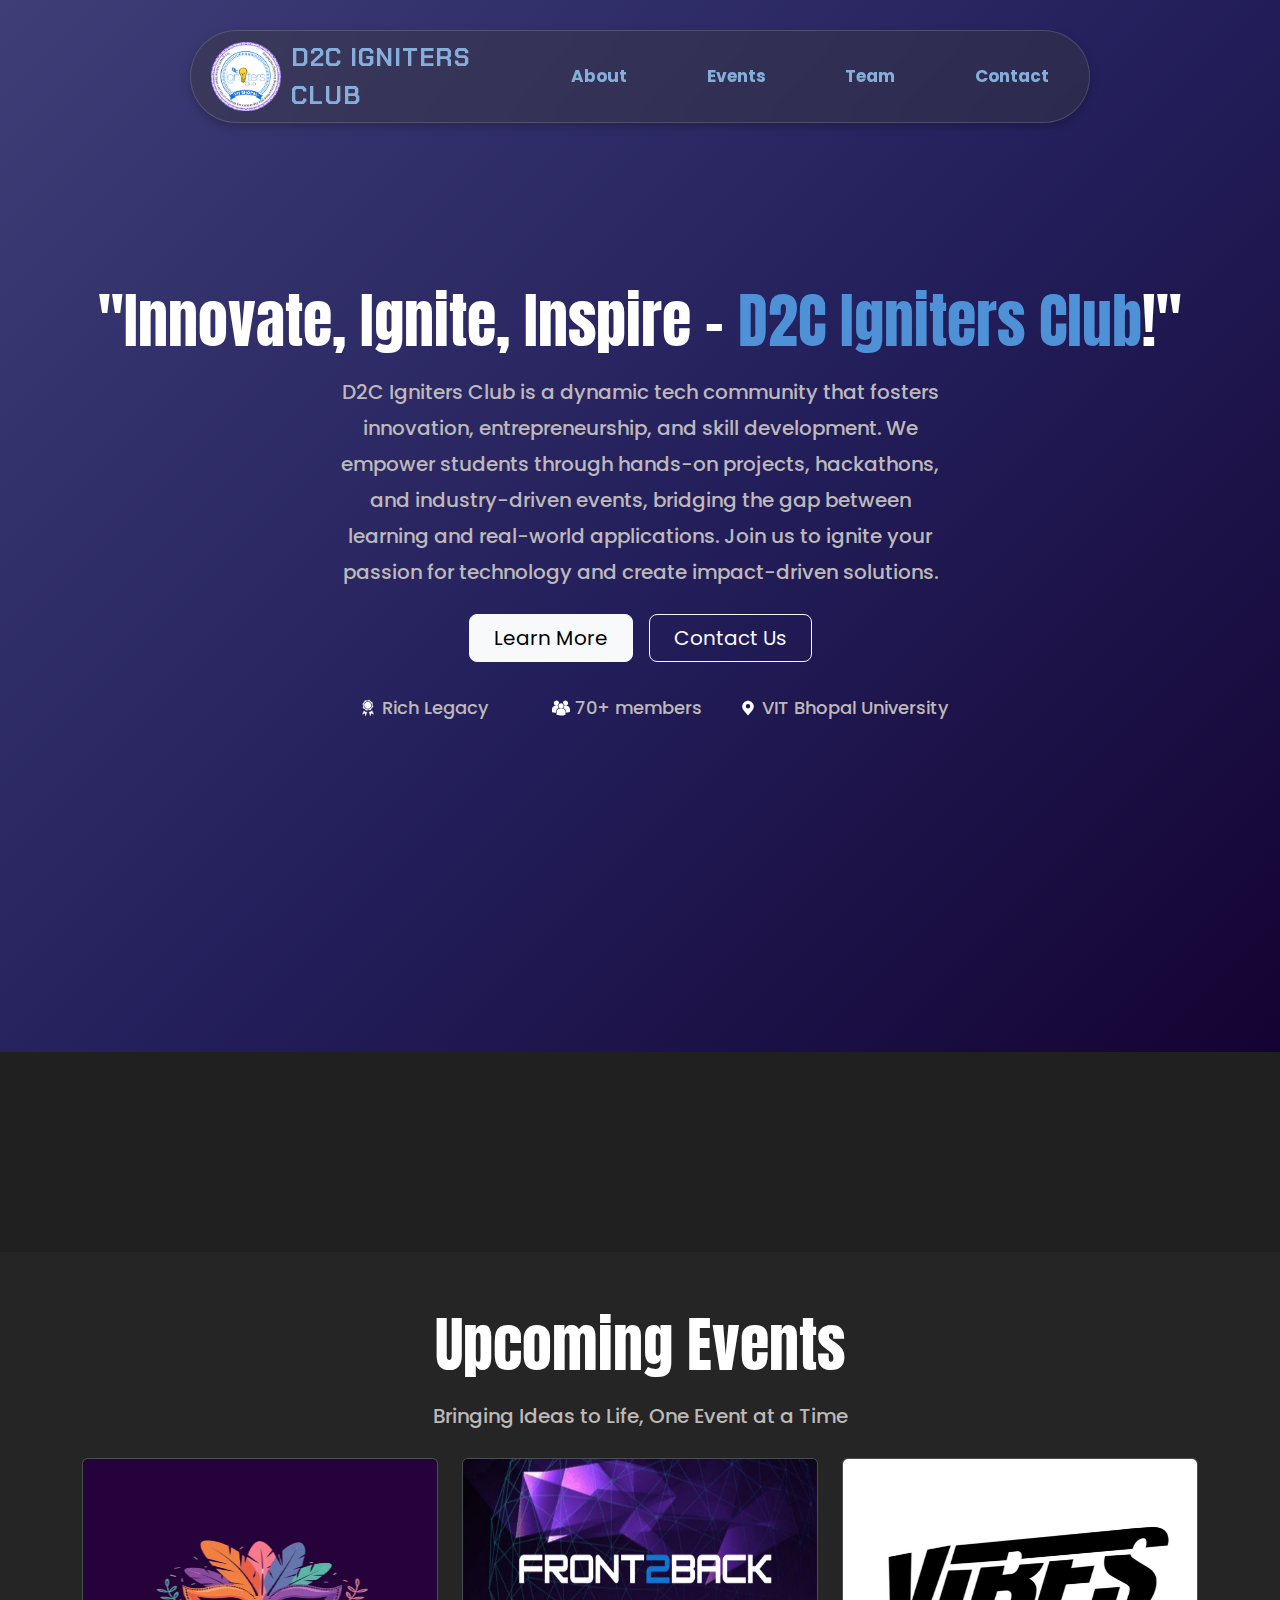
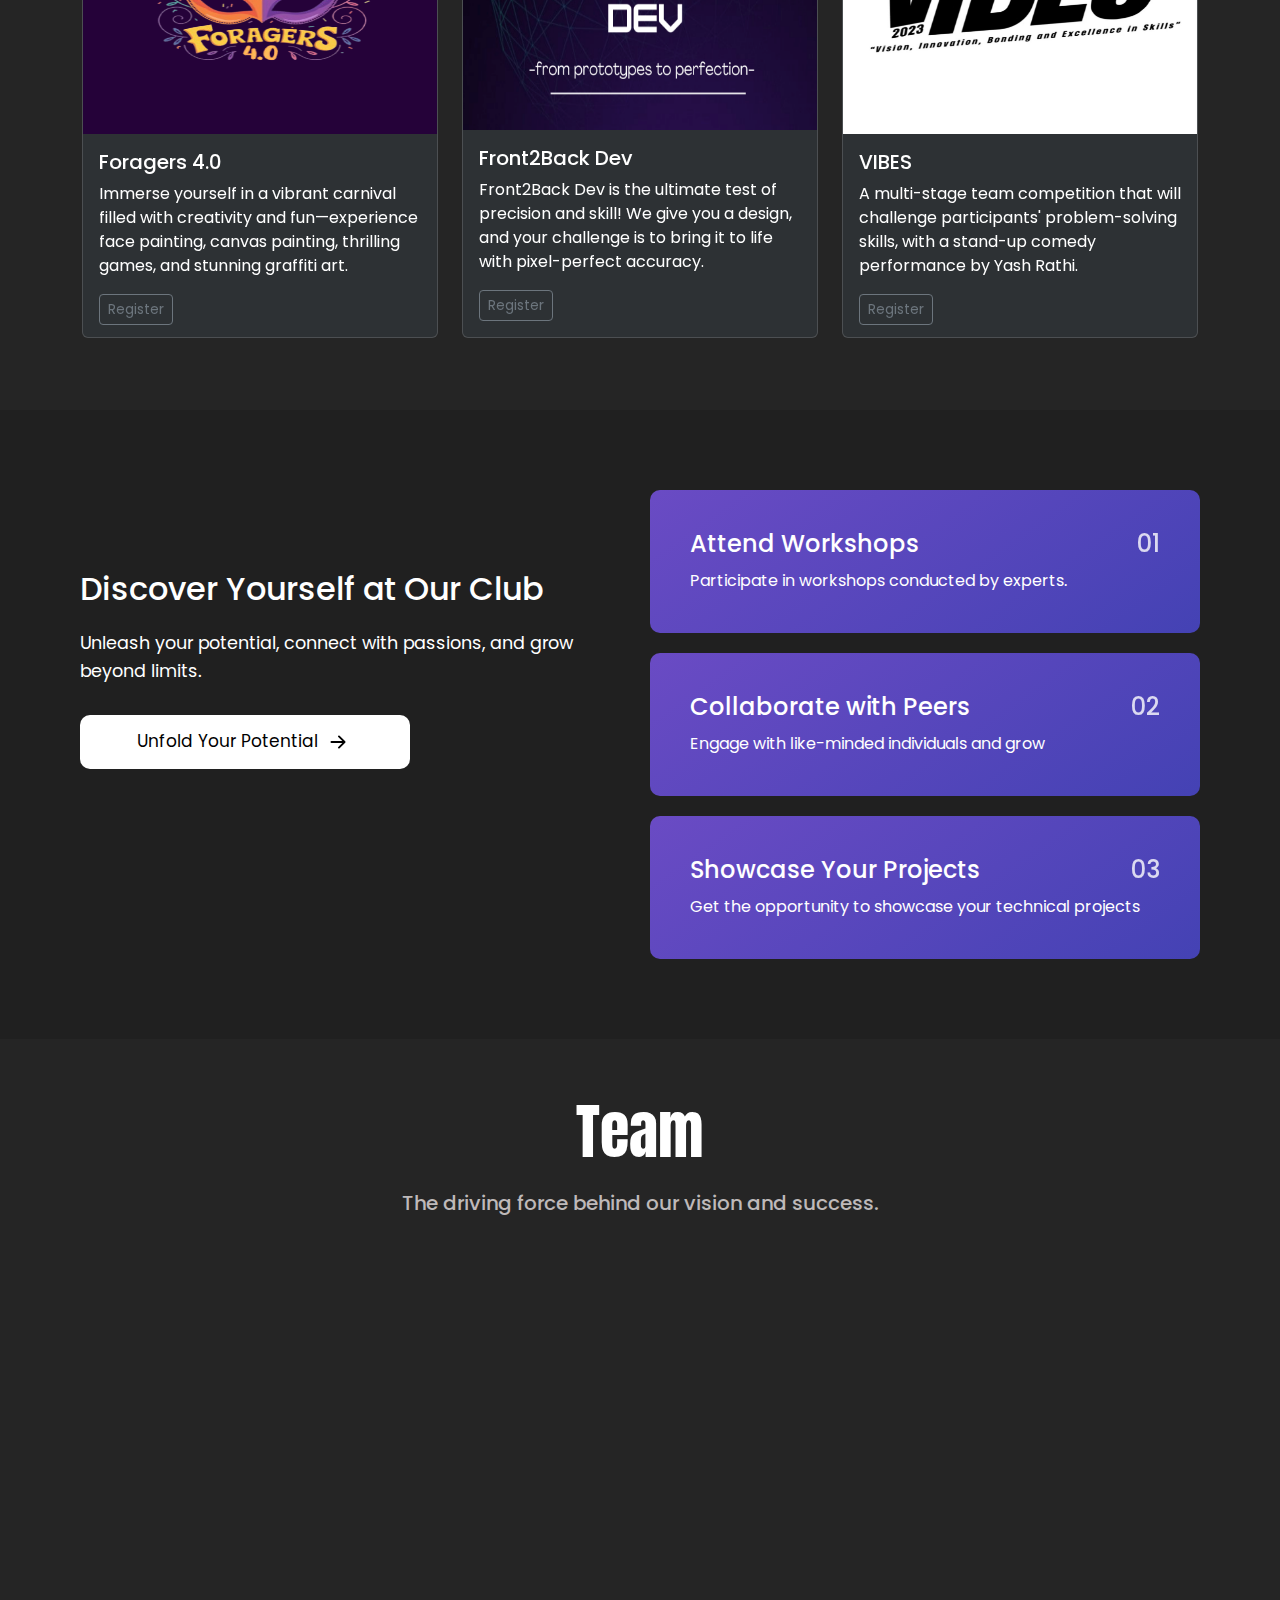
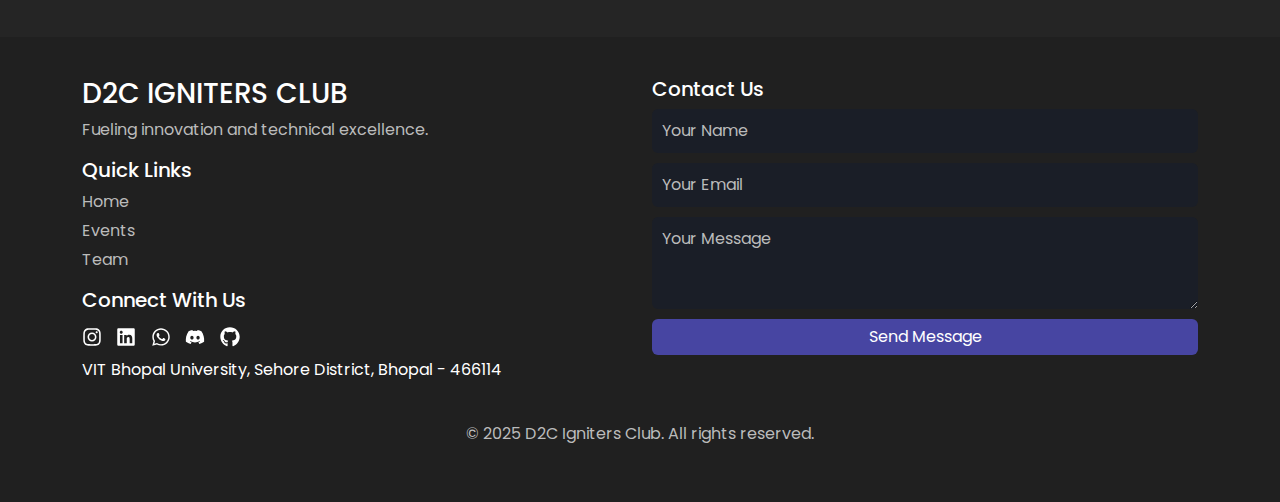
<file: index.html>
<!DOCTYPE html>
<html lang="en">

<head>
    <meta charset="UTF-8">
    <meta name="viewport" content="width=device-width, initial-scale=1.0">

    <meta name="description"
        content="Join the D2C Igniters Club at VIT Bhopal to explore tech, entrepreneurship, and skill-building opportunities. Be part of an innovative student community!">


    <meta name="keywords"
        content="D2C Igniters Club, VIT Bhopal, tech club, student entrepreneurship, coding events, hackathons">


    <meta name="author" content="D2C Igniters Club">


    <meta property="og:title" content="D2C Igniters Club | Innovate, Ignite, Inspire">
    <meta property="og:description" content="A student tech club fostering innovation and entrepreneurship.">
    <meta property="og:image" content="/assets/d2c-logo.png">
    <meta property="og:url" content="https://d2c-igniters-club.onrender.com/">
    <title>D2C Igniters Club</title>

    <link href="https://cdn.jsdelivr.net/npm/bootstrap@5.3.3/dist/css/bootstrap.min.css" rel="stylesheet"
        integrity="sha384-QWTKZyjpPEjISv5WaRU9OFeRpok6YctnYmDr5pNlyT2bRjXh0JMhjY6hW+ALEwIH" crossorigin="anonymous">
    <link rel="stylesheet" type="text/css" href="styles.css">

</head>

<body>
    <section id="club">
        <section id="navbar" class="">
            <div class="mycontainer">
                <div class="logo-clubname">
                    <img src="/assets/d2c-logo.png">
                    <p class="clubname">D2C IGNITERS CLUB</p>
                </div>
                <div>
                    <a href="#hero">About</a>
                </div>
                <div>
                    <a href="#events">Events</a>
                </div>

                <div>
                    <a href="#team">Team</a>
                </div>
                <div>
                    <a href="#footer">Contact</a>
                </div>

            </div>

        </section>

        <section id="hero" class="">
            <div class="px-4 py-5 my-5 text-center ">

                <h1 class="hero-font animate-hero">"Innovate, Ignite, Inspire – <span class="special">D2C Igniters
                        Club</span>!"</h1>

                <div class=" col-md-6 col-lg-6  mx-auto">
                    <p class="lead mb-4 hero-child-font animate-hero-child">D2C Igniters Club is a dynamic tech
                        community that fosters
                        innovation, entrepreneurship, and skill development. We empower students through hands-on
                        projects,
                        hackathons, and industry-driven events, bridging the gap between learning and real-world
                        applications. Join us to ignite your passion for technology and create impact-driven solutions.
                    </p>
                    <div class="d-grid gap-3 d-sm-flex justify-content-center animate-hero-btn">
                        <a type="button" class="btn btn-light btn-lg px-4 gap-3 poppins learn-more"
                            fdprocessedid="joit8">Learn More</a>
                        <a href="mailto:d2cigniters@vitbhopal.ac.in"
                            class="btn btn-outline-light btn-lg px-4  btn-contact ">
                            Contact Us
                        </a>


                    </div>

                </div>
                <div class="col-lg-6 mx-auto">
                    <div class="hero-info animate-hero-info">
                        <div class="hero-info-items">
                            <img src="/assets/top.png" height="18px" width="18px">


                            <p class="hero-info-font">Rich Legacy</p>
                        </div>


                        <div class="hero-info-items">
                            <svg xmlns="http://www.w3.org/2000/svg" width="18" height="18" viewBox="0 0 1024 1024"
                                fill="white">
                                <path
                                    d="M774.4 742.4c0-44.8-12.8-89.6-38.4-121.6C691.2 569.6 640 544 576 544c-38.4 0-76.8 0-115.2 0-44.8 0-83.2 12.8-121.6 38.4-44.8 32-70.4 76.8-76.8 128-6.4 57.6 0 121.6-6.4 185.6 6.4 0 19.2 6.4 25.6 6.4 76.8 19.2 147.2 38.4 224 38.4 44.8 0 96 0 140.8-6.4 38.4-6.4 76.8-19.2 115.2-32 6.4 0 6.4-6.4 6.4-12.8C774.4 838.4 774.4 787.2 774.4 742.4z" />
                                <path
                                    d="M358.4 531.2c12.8-6.4 19.2-6.4 32-12.8-38.4-38.4-57.6-76.8-57.6-128-44.8 0-89.6 0-134.4 0C172.8 390.4 147.2 396.8 128 403.2 57.6 428.8 0 499.2 0 576c0 51.2 0 102.4 0 160 0 6.4 0 6.4 6.4 12.8 51.2 12.8 102.4 25.6 153.6 32 19.2 0 44.8 6.4 64 6.4 0-12.8 0-25.6 0-38.4 0-19.2 0-38.4 6.4-57.6C249.6 614.4 294.4 563.2 358.4 531.2z" />
                                <path
                                    d="M1024 588.8c0-25.6-6.4-57.6-19.2-83.2-38.4-76.8-96-115.2-179.2-115.2-121.6 0 0 0-121.6 0 0 51.2-19.2 96-57.6 128 6.4 0 12.8 6.4 12.8 6.4 32 12.8 64 32 89.6 57.6 38.4 44.8 57.6 96 57.6 153.6 0 12.8 0 32 0 44.8 32-6.4 57.6-6.4 89.6-12.8 38.4-6.4 83.2-19.2 121.6-38.4 6.4 0 6.4-6.4 6.4-12.8C1024 684.8 1024 633.6 1024 588.8z" />
                                <path
                                    d="M518.4 537.6c83.2 0 153.6-70.4 147.2-153.6 0-83.2-70.4-147.2-147.2-147.2-83.2 0-153.6 64-153.6 147.2C371.2 467.2 435.2 537.6 518.4 537.6z" />
                                <path
                                    d="M704 371.2C723.2 377.6 742.4 384 768 384c83.2 0 153.6-70.4 147.2-153.6 0-83.2-70.4-147.2-147.2-147.2-83.2 0-153.6 64-153.6 147.2C665.6 256 697.6 307.2 704 371.2z" />
                                <path
                                    d="M256 384c25.6 0 57.6-6.4 76.8-19.2 6.4-51.2 32-96 70.4-121.6 0 0 0-6.4 0-6.4 0-83.2-70.4-147.2-147.2-147.2-83.2 0-153.6 64-153.6 147.2C102.4 313.6 172.8 384 256 384z" />
                            </svg>

                            <p class="hero-info-font">70+ members</p>
                        </div>
                        <div class="hero-info-items">
                            <svg xmlns="http://www.w3.org/2000/svg" viewBox="0 0 32 32" width="18" height="18">
                                <path
                                    d="M25.046 8.483a10 10 0 0 0-7.911-5.425 11.364 11.364 0 0 0-2.27 0 10.003 10.003 0 0 0-7.911 5.425 10.806 10.806 0 0 0 1.48 11.893l6.794 8.26a1 1 0 0 0 1.544 0l6.793-8.26a10.806 10.806 0 0 0 1.481-11.893zM16 17a4 4 0 1 1 4-4 4.005 4.005 0 0 1-4 4z"
                                    fill="white" data-name="Pin" />
                            </svg>

                            <p class="hero-info-font">VIT Bhopal University</p>
                        </div>

                    </div>
                </div>
            </div>

            </div>
            </div>
        </section>
    </section>
    <section id="looper">


        <div class="looper-container">
            <div class="my-looper-grid">

            </div>
            <div class="my-looper-grid-right">

            </div>

        </div>


    </section>
    <section id="events">

        <div class="px-4 pt-5  text-center ">

            <h1 class=" hero-font">Upcoming Events</h1>

            <div class="col-lg-6 mx-auto">
                <p class="lead mb-4 hero-child-font">Bringing Ideas to Life, One Event at a Time</p>
                <div class="d-grid gap-2 d-sm-flex justify-content-sm-center">

                </div>

            </div>
        </div>
        <div class="album pb-5 ">
            <div class="container">

                <div class="row">
                    <div class="col-md-4">
                        <div class="card mb-4 box-shadow my-card">
                            <img class="card-img-top"
                                data-src="holder.js/100px225?theme=thumb&amp;bg=55595c&amp;fg=eceeef&amp;text=Thumbnail"
                                alt="Thumbnail [100%x275]" style="height: 275px; width: 100%; display: block;"
                                src="/assets/Foragers_4.0.png" data-holder-rendered="true">
                            <div class="card-body">
                                <h5 class="card-text poppins">Foragers 4.0</h5>
                                <p class="card-text poppins">Immerse yourself in a vibrant carnival filled with
                                    creativity and fun—experience face painting, canvas painting, thrilling games, and
                                    stunning graffiti art.</p>
                                <div class="d-flex justify-content-between align-items-center">
                                    <div class="btn-group">
                                        <a href="https://lu.ma/brwjr3zo?fbclid=PAZXh0bgNhZW0CMTEAAaaZBWgqAh_xJAOrx2i17kT2ry0_JnU6p8OuB9CalG16T2Ti7B7rcHONRZg_aem_Etid4zb0rPufp5cAG7ycMw"
                                            target="_blank"
                                            class="btn btn-sm btn-outline-secondary poppins">Register</a>

                                    </div>

                                </div>
                            </div>
                        </div>
                    </div>
                    <div class="col-md-4 padding">
                        <div class="card mb-4 box-shadow my-card">
                            <img class="card-img-top"
                                data-src="holder.js/100px225?theme=thumb&amp;bg=55595c&amp;fg=eceeef&amp;text=Thumbnail"
                                alt="Thumbnail [100%x225]" style="height: 275px; width: 100%; display: block;"
                                src="/assets/front2back.png" data-holder-rendered="true">
                            <div class="card-body">
                                <h5 class="card-text poppins">Front2Back Dev</h5>
                                <p class="card-text poppins">Front2Back Dev is the ultimate test of precision and skill!
                                    We give you a design, and your challenge is to bring it to life with pixel-perfect
                                    accuracy.</p>
                                <div class="d-flex justify-content-between align-items-center">
                                    <div class="btn-group">
                                        <a href="https://lu.ma/k8twlhyk?fbclid=PAZXh0bgNhZW0CMTEAAaa1jS02_p9R0NTlcr1JJ-0LvOeoWobLIW39PhNDfhXQnfQjfY8umIA3dz8_aem_ZLaZBpW_sWNpqTILY3qjFg"
                                            target="_blank"
                                            class="btn btn-sm btn-outline-secondary poppins">Register</a>

                                    </div>

                                </div>
                            </div>
                        </div>
                    </div>
                    <div class="col-md-4">
                        <div class="card mb-4 box-shadow my-card">
                            <img class="card-img-top"
                                data-src="holder.js/100px225?theme=thumb&amp;bg=55595c&amp;fg=eceeef&amp;text=Thumbnail"
                                alt="Thumbnail [100%x225]" style="height: 275px; width: 100%; display: block;"
                                src="/assets/vibes.jpg" data-holder-rendered="true">
                            <div class="card-body">
                                <h5 class="card-text poppins">VIBES</h5>
                                <p class="card-text poppins">A multi-stage team competition that will challenge
                                    participants' problem-solving skills, with a stand-up comedy performance by Yash
                                    Rathi.</p>
                                <div class="d-flex justify-content-between align-items-center">
                                    <div class="btn-group">
                                        <a href="" class="btn btn-sm btn-outline-secondary poppins" role="button"
                                            target="_blank">Register</a>

                                    </div>

                                </div>
                            </div>
                        </div>
                    </div>
                </div>
            </div>

        </div>

    </section>
    <section id="feature">
        <div class="feature-section-wrapper container">
          <div class="feature-sticky-left">
            <h1 class="poppins">Discover Yourself at Our Club</h1>
            <p class="poppins">Unleash your potential, connect with passions, and grow beyond limits.</p>
            <button class="feature-main-button">
                Unfold Your Potential 
                <svg xmlns="http://www.w3.org/2000/svg" width="30" height="30" fill="black" viewBox="0 0 16 16" class="arrow-icon">
                  <path fill-rule="evenodd" d="M4 8a.5.5 0 0 1 .5-.5h5.793L8.146 5.354a.5.5 0 1 1 .708-.708l3 3a.5.5 0 0 1 0 .708l-3 3a.5.5 0 0 1-.708-.708L10.293 8.5H4.5A.5.5 0 0 1 4 8z"/>
                </svg>
              </button>
              
          </div>
          <!-- ✅ WRAPPED the cards inside a div -->
          <div class="feature-scroll-right">
            <div class="feature-card-stack">
              <div class="feature-card">
                <h2 class="poppins">Attend Workshops <span class="feature-card-number">01</span></h2>
                <p class="poppins">Participate in workshops conducted by experts.</p>
              </div>
              <div class="feature-card poppins">
                <h2>Collaborate with Peers <span class="feature-card-number">02</span></h2>
                <p>Engage with like-minded individuals and grow</p>
              </div>
              <div class="feature-card poppins">
                <h2>Showcase Your Projects <span class="feature-card-number">03</span></h2>
                <p>Get the opportunity to showcase your technical projects</p>
              </div>
            </div>
      
          </div>
        </div>
      </section>
      

    <section id="team">

        <div class="px-4 pt-5 text-center ">

            <h1 class=" hero-font">Team</h1>

            <div class="col-lg-6 mx-auto">
                <p class="lead hero-child-font">The driving force behind our vision and success.</p>
                <div class="d-grid gap-2 d-sm-flex justify-content-sm-center">

                </div>

            </div>
        </div>
        <div class="mask">
            <div class="container marketing .team-bottom-margin {
                margin-bottom: 3rem;
            }">
                <div class="testimonial-container team-container">
                    <div class="testimonial-track" id="testimonialTrack">

                    </div>
                </div>
            </div>
        </div>
    </section>

    <footer id="footer" class="footer">
        <div class="container">
            <div class="row">

                <div class="col-lg-6">
                    <h3 class="poppins">D2C IGNITERS CLUB</h3>
                    <p class="footer-child poppins">Fueling innovation and technical excellence.</p>

                    <h5 class="poppins">Quick Links</h5>
                    <ul class="footer-links poppins">
                        <li><a href="#hero">Home</a></li>
                        <li><a href="#events">Events</a></li>
                        <li><a href="#team">Team</a></li>

                    </ul>

                    <h5 class="poppins">Connect With Us</h5>
                    <div class="social-icons">
                        <a href="https://www.instagram.com/d2cignitersclub_vitb?igsh=MXV2ZWhyd3R5bW03bQ=="
                            target="_blank" rel="noopener noreferrer" aria-label="Instagram"><svg stroke="currentColor"
                                fill="currentColor" stroke-width="0" viewBox="0 0 448 512"
                                class="text-3xl text-white hover:text-[#E5F2D2] transition-all" height="1em" width="1em"
                                xmlns="http://www.w3.org/2000/svg">
                                <path
                                    d="M224.1 141c-63.6 0-114.9 51.3-114.9 114.9s51.3 114.9 114.9 114.9S339 319.5 339 255.9 287.7 141 224.1 141zm0 189.6c-41.1 0-74.7-33.5-74.7-74.7s33.5-74.7 74.7-74.7 74.7 33.5 74.7 74.7-33.6 74.7-74.7 74.7zm146.4-194.3c0 14.9-12 26.8-26.8 26.8-14.9 0-26.8-12-26.8-26.8s12-26.8 26.8-26.8 26.8 12 26.8 26.8zm76.1 27.2c-1.7-35.9-9.9-67.7-36.2-93.9-26.2-26.2-58-34.4-93.9-36.2-37-2.1-147.9-2.1-184.9 0-35.8 1.7-67.6 9.9-93.9 36.1s-34.4 58-36.2 93.9c-2.1 37-2.1 147.9 0 184.9 1.7 35.9 9.9 67.7 36.2 93.9s58 34.4 93.9 36.2c37 2.1 147.9 2.1 184.9 0 35.9-1.7 67.7-9.9 93.9-36.2 26.2-26.2 34.4-58 36.2-93.9 2.1-37 2.1-147.8 0-184.8zM398.8 388c-7.8 19.6-22.9 34.7-42.6 42.6-29.5 11.7-99.5 9-132.1 9s-102.7 2.6-132.1-9c-19.6-7.8-34.7-22.9-42.6-42.6-11.7-29.5-9-99.5-9-132.1s-2.6-102.7 9-132.1c7.8-19.6 22.9-34.7 42.6-42.6 29.5-11.7 99.5-9 132.1-9s102.7-2.6 132.1 9c19.6 7.8 34.7 22.9 42.6 42.6 11.7 29.5 9 99.5 9 132.1s2.7 102.7-9 132.1z">
                                </path>
                            </svg></a>
                        <a href="https://www.linkedin.com/company/d2cignitersclub-vitbhopal/" target="_blank"
                            rel="noopener noreferrer" aria-label="LinkedIn"><svg stroke="currentColor"
                                fill="currentColor" stroke-width="0" viewBox="0 0 448 512"
                                class="text-3xl text-white hover:text-[#E5F2D2] transition-all" height="1em" width="1em"
                                xmlns="http://www.w3.org/2000/svg">
                                <path
                                    d="M416 32H31.9C14.3 32 0 46.5 0 64.3v383.4C0 465.5 14.3 480 31.9 480H416c17.6 0 32-14.5 32-32.3V64.3c0-17.8-14.4-32.3-32-32.3zM135.4 416H69V202.2h66.5V416zm-33.2-243c-21.3 0-38.5-17.3-38.5-38.5S80.9 96 102.2 96c21.2 0 38.5 17.3 38.5 38.5 0 21.3-17.2 38.5-38.5 38.5zm282.1 243h-66.4V312c0-24.8-.5-56.7-34.5-56.7-34.6 0-39.9 27-39.9 54.9V416h-66.4V202.2h63.7v29.2h.9c8.9-16.8 30.6-34.5 62.9-34.5 67.2 0 79.7 44.3 79.7 101.9V416z">
                                </path>
                            </svg></a>
                        <a href="#" target="_blank" rel="noopener noreferrer" aria-label="WhatsApp"><svg
                                stroke="currentColor" fill="currentColor" stroke-width="0" viewBox="0 0 448 512"
                                class="text-3xl text-white hover:text-[#E5F2D2] transition-all" height="1em" width="1em"
                                xmlns="http://www.w3.org/2000/svg">
                                <path
                                    d="M380.9 97.1C339 55.1 283.2 32 223.9 32c-122.4 0-222 99.6-222 222 0 39.1 10.2 77.3 29.6 111L0 480l117.7-30.9c32.4 17.7 68.9 27 106.1 27h.1c122.3 0 224.1-99.6 224.1-222 0-59.3-25.2-115-67.1-157zm-157 341.6c-33.2 0-65.7-8.9-94-25.7l-6.7-4-69.8 18.3L72 359.2l-4.4-7c-18.5-29.4-28.2-63.3-28.2-98.2 0-101.7 82.8-184.5 184.6-184.5 49.3 0 95.6 19.2 130.4 54.1 34.8 34.9 56.2 81.2 56.1 130.5 0 101.8-84.9 184.6-186.6 184.6zm101.2-138.2c-5.5-2.8-32.8-16.2-37.9-18-5.1-1.9-8.8-2.8-12.5 2.8-3.7 5.6-14.3 18-17.6 21.8-3.2 3.7-6.5 4.2-12 1.4-32.6-16.3-54-29.1-75.5-66-5.7-9.8 5.7-9.1 16.3-30.3 1.8-3.7.9-6.9-.5-9.7-1.4-2.8-12.5-30.1-17.1-41.2-4.5-10.8-9.1-9.3-12.5-9.5-3.2-.2-6.9-.2-10.6-.2-3.7 0-9.7 1.4-14.8 6.9-5.1 5.6-19.4 19-19.4 46.3 0 27.3 19.9 53.7 22.6 57.4 2.8 3.7 39.1 59.7 94.8 83.8 35.2 15.2 49 16.5 66.6 13.9 10.7-1.6 32.8-13.4 37.4-26.4 4.6-13 4.6-24.1 3.2-26.4-1.3-2.5-5-3.9-10.5-6.6z">
                                </path>
                            </svg></a>
                        <a href="#" target="_blank" rel="noopener noreferrer" aria-label="Discord"><svg
                                stroke="currentColor" fill="currentColor" stroke-width="0" viewBox="0 0 640 512"
                                class="text-3xl text-white hover:text-[#E5F2D2] transition-all" height="1em" width="1em"
                                xmlns="http://www.w3.org/2000/svg">
                                <path
                                    d="M524.531,69.836a1.5,1.5,0,0,0-.764-.7A485.065,485.065,0,0,0,404.081,32.03a1.816,1.816,0,0,0-1.923.91,337.461,337.461,0,0,0-14.9,30.6,447.848,447.848,0,0,0-134.426,0,309.541,309.541,0,0,0-15.135-30.6,1.89,1.89,0,0,0-1.924-.91A483.689,483.689,0,0,0,116.085,69.137a1.712,1.712,0,0,0-.788.676C39.068,183.651,18.186,294.69,28.43,404.354a2.016,2.016,0,0,0,.765,1.375A487.666,487.666,0,0,0,176.02,479.918a1.9,1.9,0,0,0,2.063-.676A348.2,348.2,0,0,0,208.12,430.4a1.86,1.86,0,0,0-1.019-2.588,321.173,321.173,0,0,1-45.868-21.853,1.885,1.885,0,0,1-.185-3.126c3.082-2.309,6.166-4.711,9.109-7.137a1.819,1.819,0,0,1,1.9-.256c96.229,43.917,200.41,43.917,295.5,0a1.812,1.812,0,0,1,1.924.233c2.944,2.426,6.027,4.851,9.132,7.16a1.884,1.884,0,0,1-.162,3.126,301.407,301.407,0,0,1-45.89,21.83,1.875,1.875,0,0,0-1,2.611,391.055,391.055,0,0,0,30.014,48.815,1.864,1.864,0,0,0,2.063.7A486.048,486.048,0,0,0,610.7,405.729a1.882,1.882,0,0,0,.765-1.352C623.729,277.594,590.933,167.465,524.531,69.836ZM222.491,337.58c-28.972,0-52.844-26.587-52.844-59.239S193.056,219.1,222.491,219.1c29.665,0,53.306,26.82,52.843,59.239C275.334,310.993,251.924,337.58,222.491,337.58Zm195.38,0c-28.971,0-52.843-26.587-52.843-59.239S388.437,219.1,417.871,219.1c29.667,0,53.307,26.82,52.844,59.239C470.715,310.993,447.538,337.58,417.871,337.58Z">
                                </path>
                            </svg></a>
                        <a href="#" target="_blank" rel="noopener noreferrer" aria-label="GitHub"><svg
                                stroke="currentColor" fill="currentColor" stroke-width="0" viewBox="0 0 496 512"
                                class="text-3xl text-white hover:text-[#E5F2D2] transition-all" height="1em" width="1em"
                                xmlns="http://www.w3.org/2000/svg">
                                <path
                                    d="M165.9 397.4c0 2-2.3 3.6-5.2 3.6-3.3.3-5.6-1.3-5.6-3.6 0-2 2.3-3.6 5.2-3.6 3-.3 5.6 1.3 5.6 3.6zm-31.1-4.5c-.7 2 1.3 4.3 4.3 4.9 2.6 1 5.6 0 6.2-2s-1.3-4.3-4.3-5.2c-2.6-.7-5.5.3-6.2 2.3zm44.2-1.7c-2.9.7-4.9 2.6-4.6 4.9.3 2 2.9 3.3 5.9 2.6 2.9-.7 4.9-2.6 4.6-4.6-.3-1.9-3-3.2-5.9-2.9zM244.8 8C106.1 8 0 113.3 0 252c0 110.9 69.8 205.8 169.5 239.2 12.8 2.3 17.3-5.6 17.3-12.1 0-6.2-.3-40.4-.3-61.4 0 0-70 15-84.7-29.8 0 0-11.4-29.1-27.8-36.6 0 0-22.9-15.7 1.6-15.4 0 0 24.9 2 38.6 25.8 21.9 38.6 58.6 27.5 72.9 20.9 2.3-16 8.8-27.1 16-33.7-55.9-6.2-112.3-14.3-112.3-110.5 0-27.5 7.6-41.3 23.6-58.9-2.6-6.5-11.1-33.3 2.6-67.9 20.9-6.5 69 27 69 27 20-5.6 41.5-8.5 62.8-8.5s42.8 2.9 62.8 8.5c0 0 48.1-33.6 69-27 13.7 34.7 5.2 61.4 2.6 67.9 16 17.7 25.8 31.5 25.8 58.9 0 96.5-58.9 104.2-114.8 110.5 9.2 7.9 17 22.9 17 46.4 0 33.7-.3 75.4-.3 83.6 0 6.5 4.6 14.4 17.3 12.1C428.2 457.8 496 362.9 496 252 496 113.3 383.5 8 244.8 8zM97.2 352.9c-1.3 1-1 3.3.7 5.2 1.6 1.6 3.9 2.3 5.2 1 1.3-1 1-3.3-.7-5.2-1.6-1.6-3.9-2.3-5.2-1zm-10.8-8.1c-.7 1.3.3 2.9 2.3 3.9 1.6 1 3.6.7 4.3-.7.7-1.3-.3-2.9-2.3-3.9-2-.6-3.6-.3-4.3.7zm32.4 35.6c-1.6 1.3-1 4.3 1.3 6.2 2.3 2.3 5.2 2.6 6.5 1 1.3-1.3.7-4.3-1.3-6.2-2.2-2.3-5.2-2.6-6.5-1zm-11.4-14.7c-1.6 1-1.6 3.6 0 5.9 1.6 2.3 4.3 3.3 5.6 2.3 1.6-1.3 1.6-3.9 0-6.2-1.4-2.3-4-3.3-5.6-2z">
                                </path>
                            </svg></a>
                    </div>

                    <p class="poppins mt-2 address">VIT Bhopal University, Sehore District, Bhopal - 466114</p>
                </div>


                <div class="col-lg-6">
                    <h5 class="poppins">Contact Us</h5>
                    <form>
                        <input type="text" class="form-control poppins" placeholder="Your Name" required>
                        <input type="email" class="form-control poppins" placeholder="Your Email" required>
                        <textarea class="form-control poppins" rows="3" placeholder="Your Message" required></textarea>
                        <button type="submit" class="btn btn-success poppins">Send Message</button>
                    </form>
                </div>
            </div>

            <div class="text-center mt-4">
                <p class="poppins footer-child">© 2025 D2C Igniters Club. All rights reserved.</p>
            </div>
        </div>
    </footer>


    <script src="https://cdn.jsdelivr.net/npm/bootstrap@5.3.3/dist/js/bootstrap.bundle.min.js"
        integrity="sha384-YvpcrYf0tY3lHB60NNkmXc5s9fDVZLESaAA55NDzOxhy9GkcIdslK1eN7N6jIeHz"
        crossorigin="anonymous"></script>
    <script src="script.js"></script>
    <div class="wave-container">
        <div class="wave"></div>
    </div>
</body>

</html>
</file>
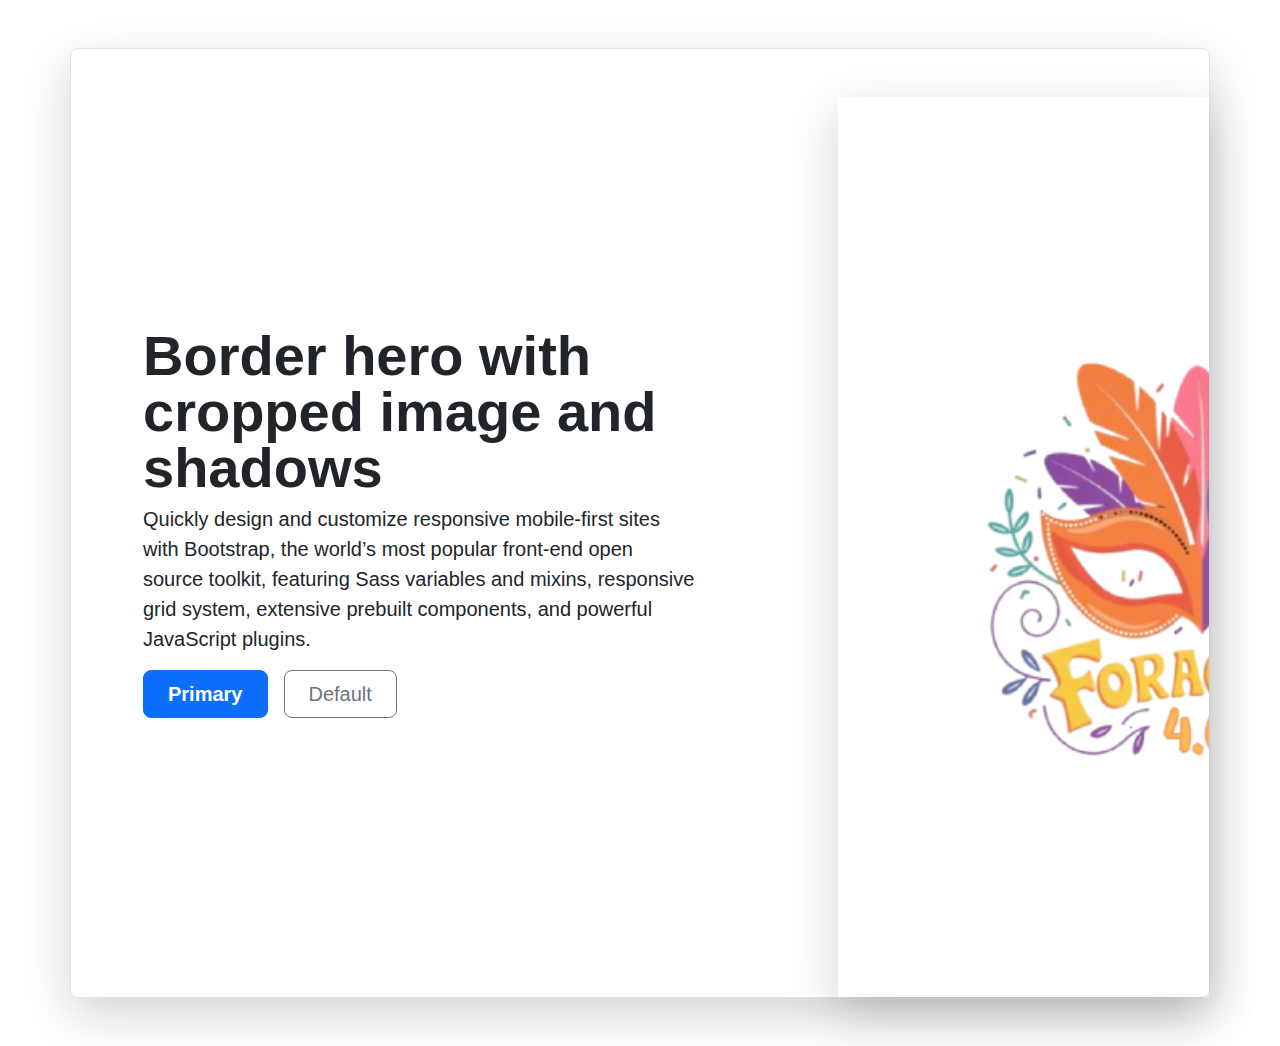
<file: events.html>
<!DOCTYPE html>
<html lang="en">
<head>
    <meta charset="UTF-8">
    <meta name="viewport" content="width=device-width, initial-scale=1.0">
    <title>Document</title>
    <link href="https://cdn.jsdelivr.net/npm/bootstrap@5.3.3/dist/css/bootstrap.min.css" rel="stylesheet"
        integrity="sha384-QWTKZyjpPEjISv5WaRU9OFeRpok6YctnYmDr5pNlyT2bRjXh0JMhjY6hW+ALEwIH" crossorigin="anonymous">
    <link rel="stylesheet" type="text/css" href="styles.css">
</head>
<body>
    <div class="container my-5">
        <div class="row p-4 pb-0 pe-lg-0 pt-lg-5 align-items-center rounded-3 border shadow-lg">
          <div class="col-lg-7 p-3 p-lg-5 pt-lg-3">
            <h1 class="display-4 fw-bold lh-1">Border hero with cropped image and shadows</h1>
            <p class="lead">Quickly design and customize responsive mobile-first sites with Bootstrap, the world’s most popular front-end open source toolkit, featuring Sass variables and mixins, responsive grid system, extensive prebuilt components, and powerful JavaScript plugins.</p>
            <div class="d-grid gap-2 d-md-flex justify-content-md-start mb-4 mb-lg-3">
              <button type="button" class="btn btn-primary btn-lg px-4 me-md-2 fw-bold">Primary</button>
              <button type="button" class="btn btn-outline-secondary btn-lg px-4">Default</button>
            </div>
          </div>
          <div class="col-lg-4 offset-lg-1 p-0 overflow-hidden shadow-lg">
              <img class="rounded-lg-3" src="/assets/Foragers_4.0.png" alt="" width="720">
          </div>
        </div>
      </div>
</body>
</html>
</file>
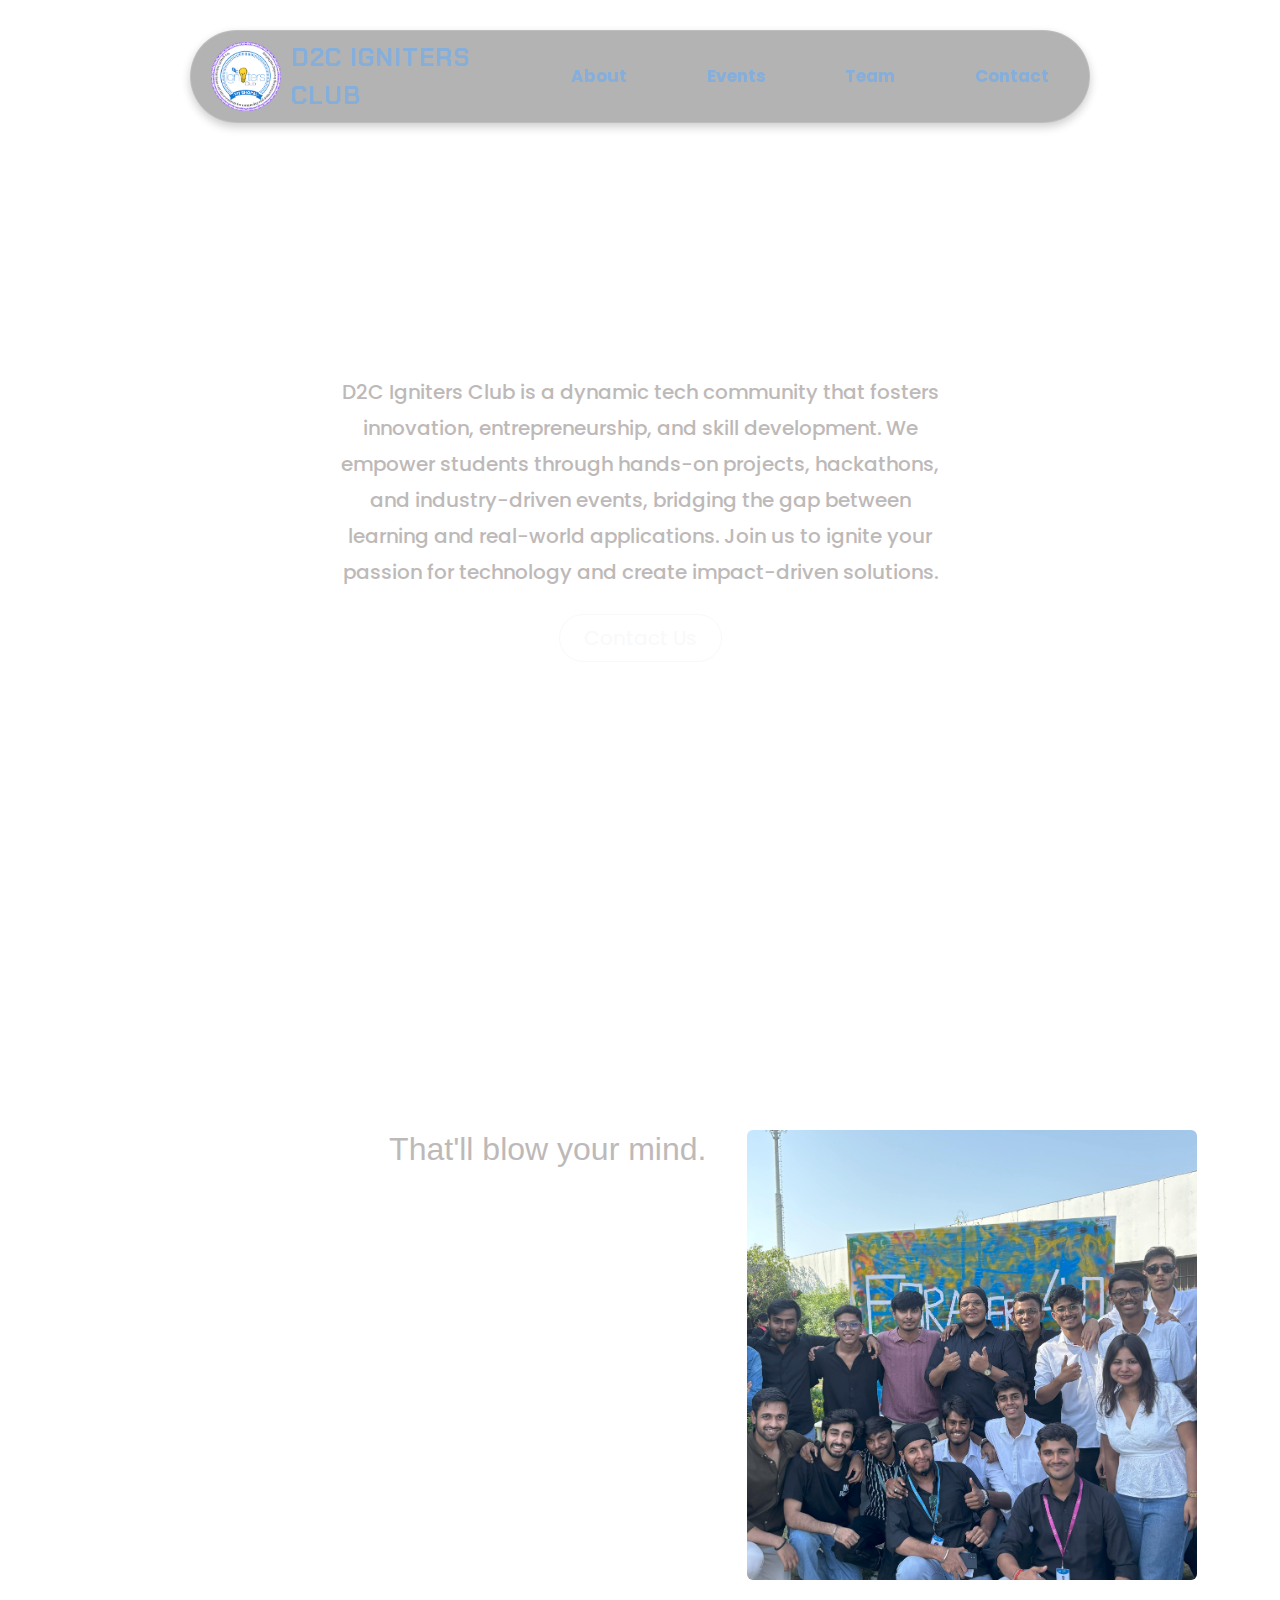
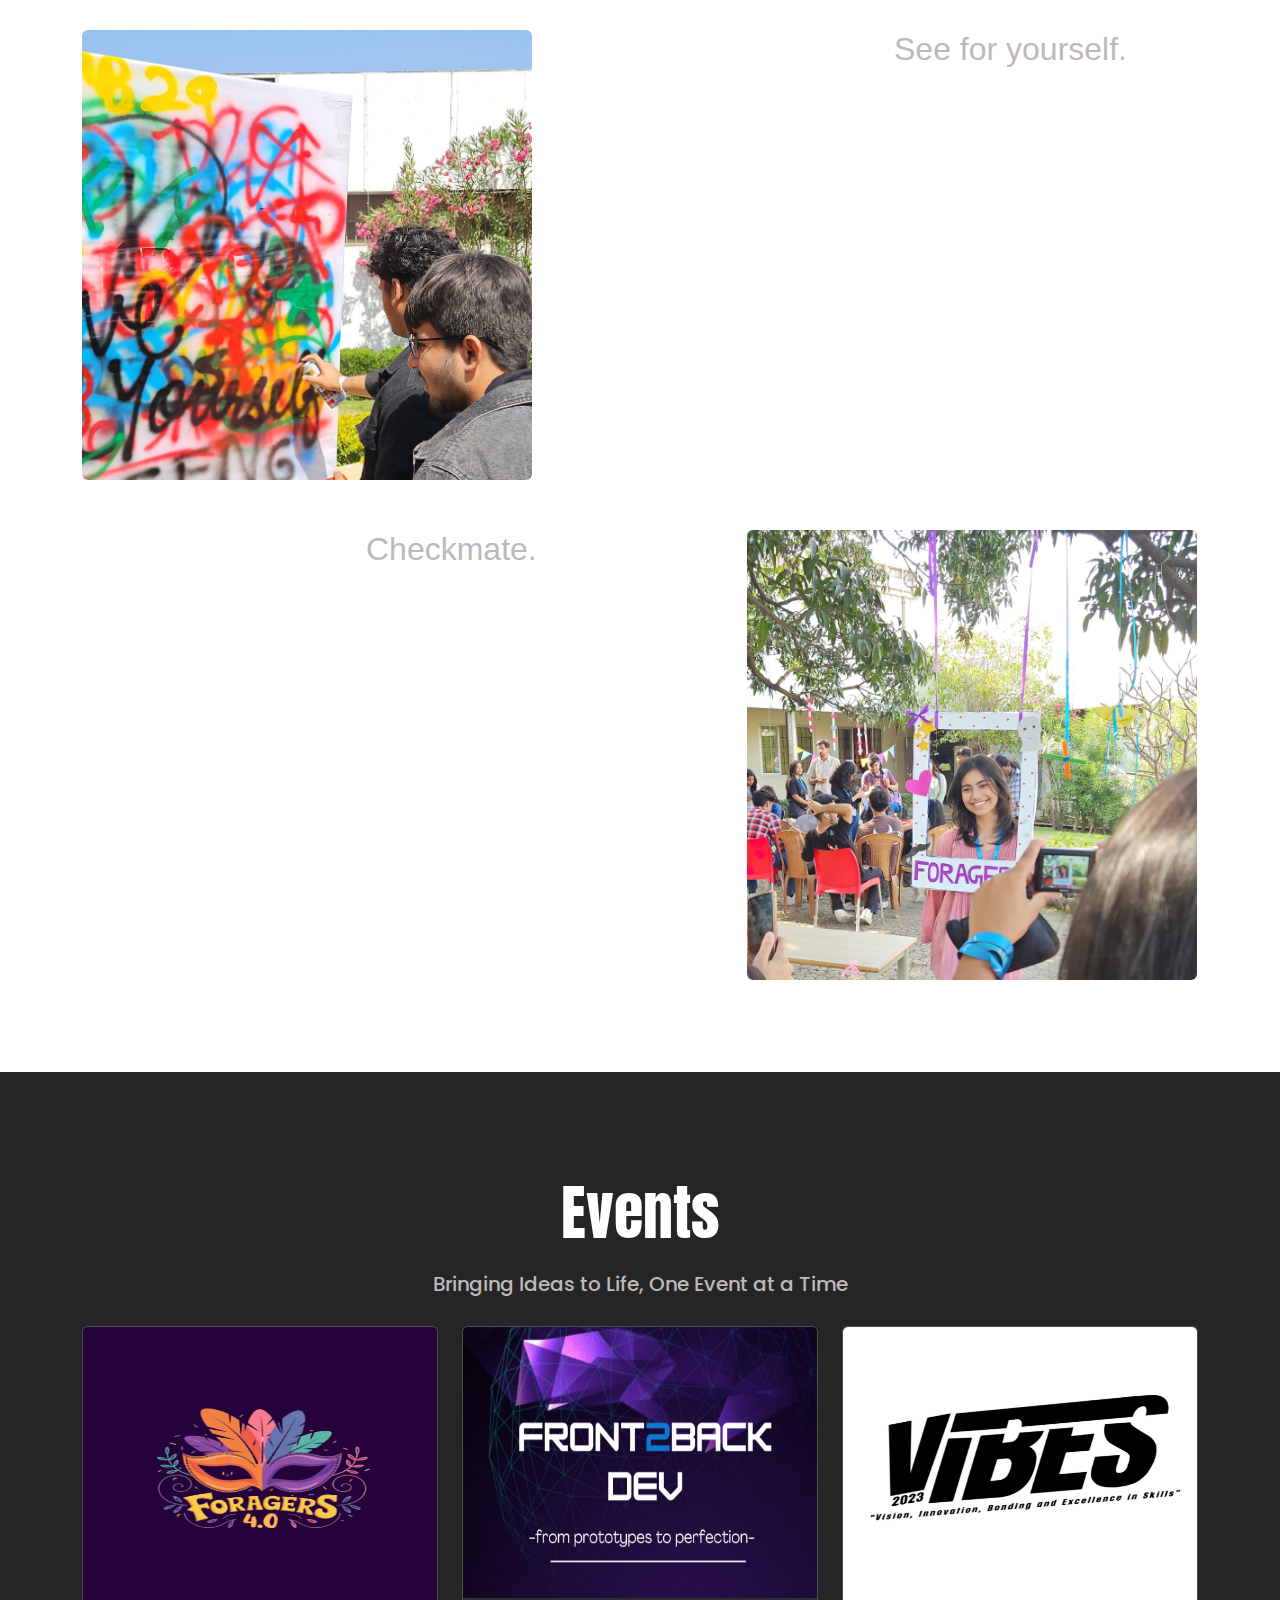
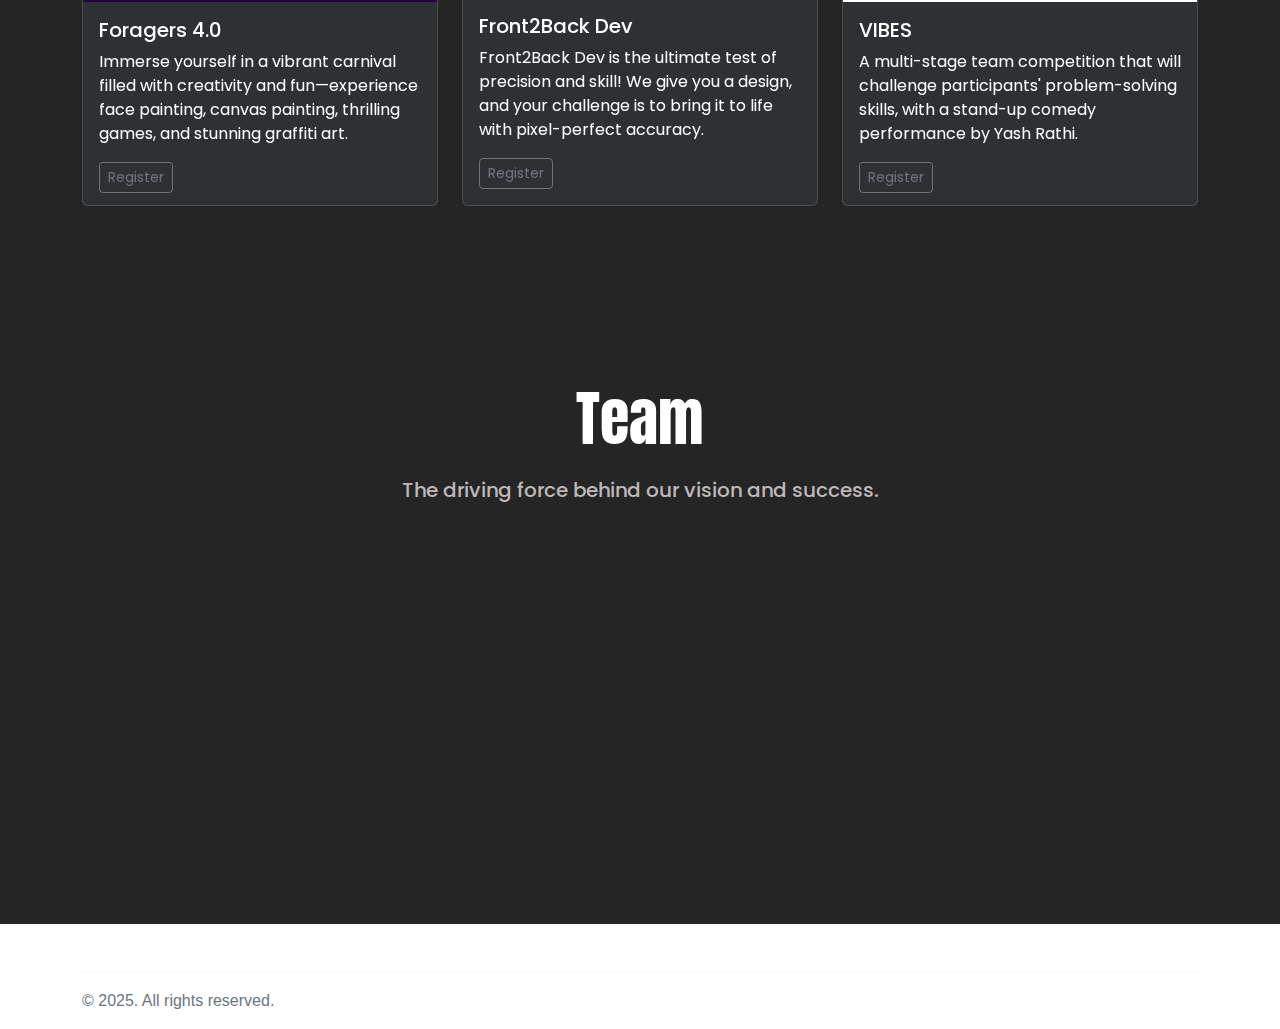
<file: main.html>
<!DOCTYPE html>
<html lang="en">

<head>
    <meta charset="UTF-8">
    <meta name="viewport" content="width=device-width, initial-scale=1.0">
    <title>D2C Igniters Club</title>

    <link href="https://cdn.jsdelivr.net/npm/bootstrap@5.3.3/dist/css/bootstrap.min.css" rel="stylesheet"
        integrity="sha384-QWTKZyjpPEjISv5WaRU9OFeRpok6YctnYmDr5pNlyT2bRjXh0JMhjY6hW+ALEwIH" crossorigin="anonymous">
    <link rel="stylesheet" type="text/css" href="styles.css">

</head>

<body>

    <section id="navbar" class="">
        <div class="mycontainer">
            <div class="logo-clubname">
                <img src="/assets/d2c-logo.png">
                <p class="clubname">D2C IGNITERS CLUB</p>
            </div>
            <div>
                <a href="#carousel">About</a>
            </div>
            <div>
                <a href="#events">Events</a>
            </div>

            <div>
                <a href="#team">Team</a>
            </div>
            <div>
                <a href="#footer">Contact</a>
            </div>

        </div>

    </section>

    <section id="hero">
        <div class="px-4 py-5 my-5 text-center ">

            <h1 class="  hero-font">"Innovate, Ignite, Inspire – D2C Igniters Club!"</h1>

            <div class="col-lg-6 mx-auto">
                <p class="lead mb-4 hero-child-font">D2C Igniters Club is a dynamic tech community that fosters
                    innovation, entrepreneurship, and skill development. We empower students through hands-on projects,
                    hackathons, and industry-driven events, bridging the gap between learning and real-world
                    applications. Join us to ignite your passion for technology and create impact-driven solutions.</p>
                <div class="d-grid gap-2 d-sm-flex justify-content-sm-center">
                    <a href="mailto:d2cigniters@vitbhopal.ac.in"
                        class="btn btn-outline-light btn-lg px-4 s rounded-pill btn-contact">
                        Contact Us
                    </a>


                </div>

            </div>
        </div>
    </section>

    <section id="carousel">
        <div class="container marketing">
            <hr class="featurette-divider">
            <div class="row featurette mt-4 mb-4">
                <div class="col-md-7">
                    <h2 class="featurette-heading carousel-bold">Most exciting events. <span
                            class="carousel-muted">That'll blow your mind.</span></h2>
                    <p class="lead carousel-small-text">like Foragers 4.0 - our flagship event in adVITya every year,
                        VIBES 2023, and "Dil
                        Chahta Hai" standup by Yash Rathi, along with many more.</p>
                </div>
                <div class="col-md-5">
                    <img src="/assets/foragers1.jpg" alt="Feature Image"
                        class="featurette-image img-fluid mx-auto rounded" width="450" height="450">
                </div>
            </div>

            <hr class="featurette-divider">

            <div class="row featurette mt-4 mb-4">
                <div class="col-md-7 order-md-2">
                    <h2 class="featurette-heading carousel-bold">Oh yeah, it's that good. <span
                            class=" carousel-muted">See for yourself.</span></h2>
                    <p class="lead carousel-small-text ">join us for an electrifying experience at our upcoming events!
                        From innovative tech challenges to fun-filled activities, we bring you a perfect blend of
                        learning and excitement.</p>
                </div>
                <div class="col-md-5 order-md-1">
                    <img src="/assets/c1.jpg" alt="Feature Image" class="featurette-image img-fluid mx-auto rounded"
                        width="450" height="450">
                </div>
            </div>

            <hr class="featurette-divider">

            <div class="row featurette  mt-4 mb-4">
                <div class="col-md-7">
                    <h2 class="featurette-heading carousel-bold">And lastly, this one. <span
                            class="carousel-muted">Checkmate.</span></h2>
                    <p class="lead carousel-small-text">at D2C Igniters Club, we don’t just organize events—we create
                        memories that last a lifetime. From the spark of an idea to the final applause, every moment is
                        crafted with passion and energy.</p>
                </div>
                <div class="col-md-5">
                    <img src="/assets/c3.jpg" alt="Feature Image" class="featurette-image img-fluid mx-auto rounded"
                        width="450" height="450">
                </div>
            </div>

            <hr class="featurette-divider">
        </div>
    </section>

    <section id="events">

        <div class="px-4 pt-5 mt-5 text-center ">

            <h1 class=" hero-font">Events</h1>

            <div class="col-lg-6 mx-auto">
                <p class="lead mb-4 hero-child-font">Bringing Ideas to Life, One Event at a Time</p>
                <div class="d-grid gap-2 d-sm-flex justify-content-sm-center">

                </div>

            </div>
        </div>
        <div class="album pb-5 ">
            <div class="container">

                <div class="row">
                    <div class="col-md-4">
                        <div class="card mb-4 box-shadow my-card">
                            <img class="card-img-top"
                                data-src="holder.js/100px225?theme=thumb&amp;bg=55595c&amp;fg=eceeef&amp;text=Thumbnail"
                                alt="Thumbnail [100%x275]" style="height: 275px; width: 100%; display: block;"
                                src="/assets/Foragers_4.0.png" data-holder-rendered="true">
                            <div class="card-body">
                                <h5 class="card-text poppins">Foragers 4.0</h5>
                                <p class="card-text poppins">Immerse yourself in a vibrant carnival filled with
                                    creativity and fun—experience face painting, canvas painting, thrilling games, and
                                    stunning graffiti art.</p>
                                <div class="d-flex justify-content-between align-items-center">
                                    <div class="btn-group">
                                        <a href="https://lu.ma/brwjr3zo?fbclid=PAZXh0bgNhZW0CMTEAAaaZBWgqAh_xJAOrx2i17kT2ry0_JnU6p8OuB9CalG16T2Ti7B7rcHONRZg_aem_Etid4zb0rPufp5cAG7ycMw"
                                            target="_blank"
                                            class="btn btn-sm btn-outline-secondary poppins">Register</a>

                                    </div>

                                </div>
                            </div>
                        </div>
                    </div>
                    <div class="col-md-4">
                        <div class="card mb-4 box-shadow my-card">
                            <img class="card-img-top"
                                data-src="holder.js/100px225?theme=thumb&amp;bg=55595c&amp;fg=eceeef&amp;text=Thumbnail"
                                alt="Thumbnail [100%x225]" style="height: 275px; width: 100%; display: block;"
                                src="/assets/front2back.png" data-holder-rendered="true">
                            <div class="card-body">
                                <h5 class="card-text poppins">Front2Back Dev</h5>
                                <p class="card-text poppins">Front2Back Dev is the ultimate test of precision and skill!
                                    We give you a design, and your challenge is to bring it to life with pixel-perfect
                                    accuracy.</p>
                                <div class="d-flex justify-content-between align-items-center">
                                    <div class="btn-group">
                                        <a href="https://lu.ma/k8twlhyk?fbclid=PAZXh0bgNhZW0CMTEAAaa1jS02_p9R0NTlcr1JJ-0LvOeoWobLIW39PhNDfhXQnfQjfY8umIA3dz8_aem_ZLaZBpW_sWNpqTILY3qjFg"
                                            target="_blank"
                                            class="btn btn-sm btn-outline-secondary poppins">Register</a>

                                    </div>

                                </div>
                            </div>
                        </div>
                    </div>
                    <div class="col-md-4">
                        <div class="card mb-4 box-shadow my-card">
                            <img class="card-img-top"
                                data-src="holder.js/100px225?theme=thumb&amp;bg=55595c&amp;fg=eceeef&amp;text=Thumbnail"
                                alt="Thumbnail [100%x225]" style="height: 275px; width: 100%; display: block;"
                                src="/assets/vibes.jpg" data-holder-rendered="true">
                            <div class="card-body">
                                <h5 class="card-text poppins">VIBES</h5>
                                <p class="card-text poppins">A multi-stage team competition that will challenge
                                    participants' problem-solving skills, with a stand-up comedy performance by Yash
                                    Rathi.</p>
                                <div class="d-flex justify-content-between align-items-center">
                                    <div class="btn-group">
                                        <a href="" class="btn btn-sm btn-outline-secondary poppins" role="button"
                                            target="_blank">Register</a>

                                    </div>

                                </div>
                            </div>
                        </div>
                    </div>
                </div>
            </div>

        </div>

    </section>
    <section id="team">

        <div class="px-4 pt-5 mt-5 text-center ">

            <h1 class=" hero-font">Team</h1>

            <div class="col-lg-6 mx-auto">
                <p class="lead hero-child-font">The driving force behind our vision and success.</p>
                <div class="d-grid gap-2 d-sm-flex justify-content-sm-center">

                </div>

            </div>
        </div>

        <div class="container marketing">
            <div class="testimonial-container team-container">
                <div class="testimonial-track" id="testimonialTrack">

                </div>
            </div>
        </div>
    </section>

    <footer id="footer" class="position-relative overflow-hidden  text-white">
        <div class="footer-mask"></div>
        <div class="container position-relative">
            <div
                class="mt-5 border-top border-light py-3 d-flex flex-column flex-md-row justify-content-between align-items-center gap-3">
                <div class="text-secondary ">&copy; 2025. All rights reserved.</div>
                <nav class="d-flex flex-column flex-md-row align-items-center gap-4">
                    <a href="https://www.instagram.com/d2cignitersclub_vitb?igsh=MXV2ZWhyd3R5bW03bQ==" target="_blank" class="text-white text-decoration-none d-flex align-items-center gap-2">
                        <span class="fw-semibold poppins">Instagram</span>
                       
                    </a>
                    <a href="https://www.linkedin.com/company/d2cignitersclub-vitbhopal/" class="text-white text-decoration-none d-flex align-items-center gap-2" target="_blank" >
                        <span class="fw-semibold poppins">LinkedIn</span>
                       
                    </a>
                    <a href="mailto:d2cigniters@vitbhopal.ac.in" class="text-white text-decoration-none d-flex align-items-center gap-2">
                        <span class="fw-semibold poppins">Email</span>
                       
                    </a>
                </nav>
            </div>
        </div>
    </footer>

    <script src="https://cdn.jsdelivr.net/npm/bootstrap@5.3.3/dist/js/bootstrap.bundle.min.js"
        integrity="sha384-YvpcrYf0tY3lHB60NNkmXc5s9fDVZLESaAA55NDzOxhy9GkcIdslK1eN7N6jIeHz"
        crossorigin="anonymous"></script>
    <script src="script.js"></script>

</body>

</html>
</file>
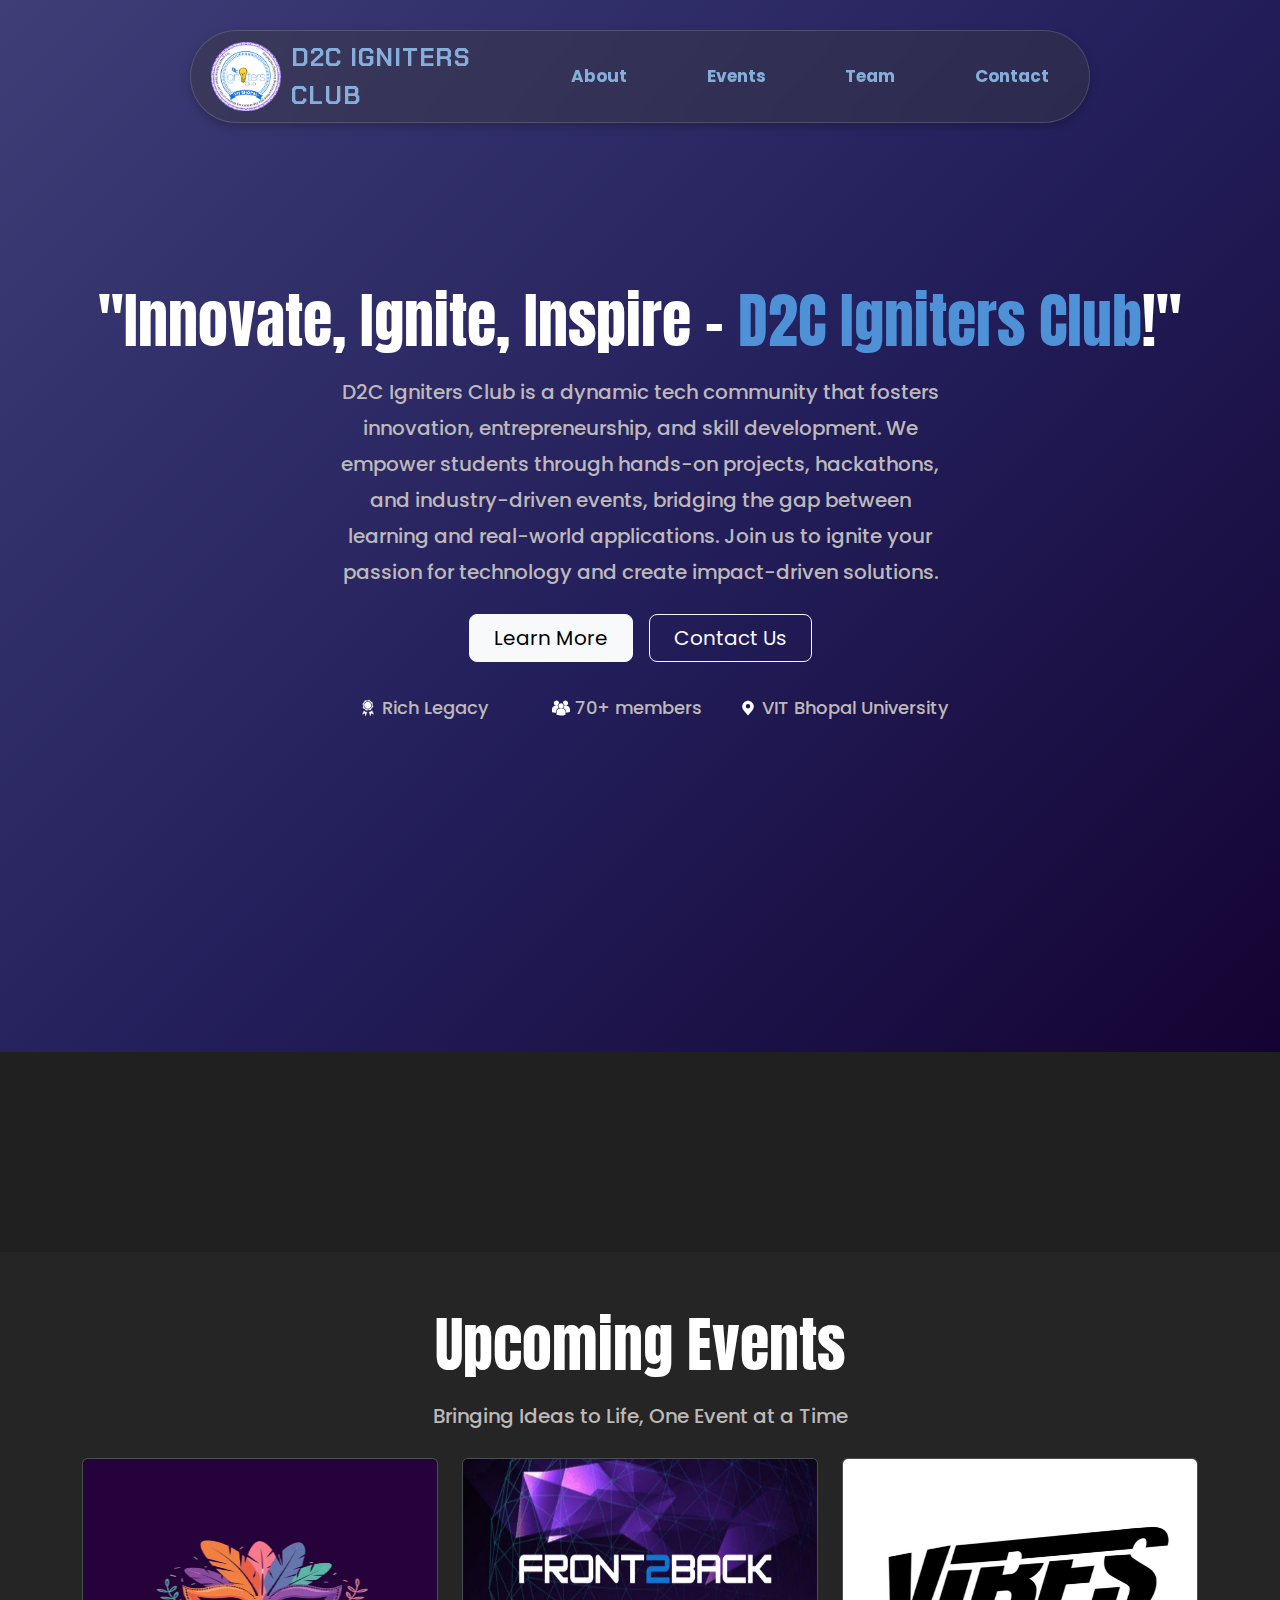
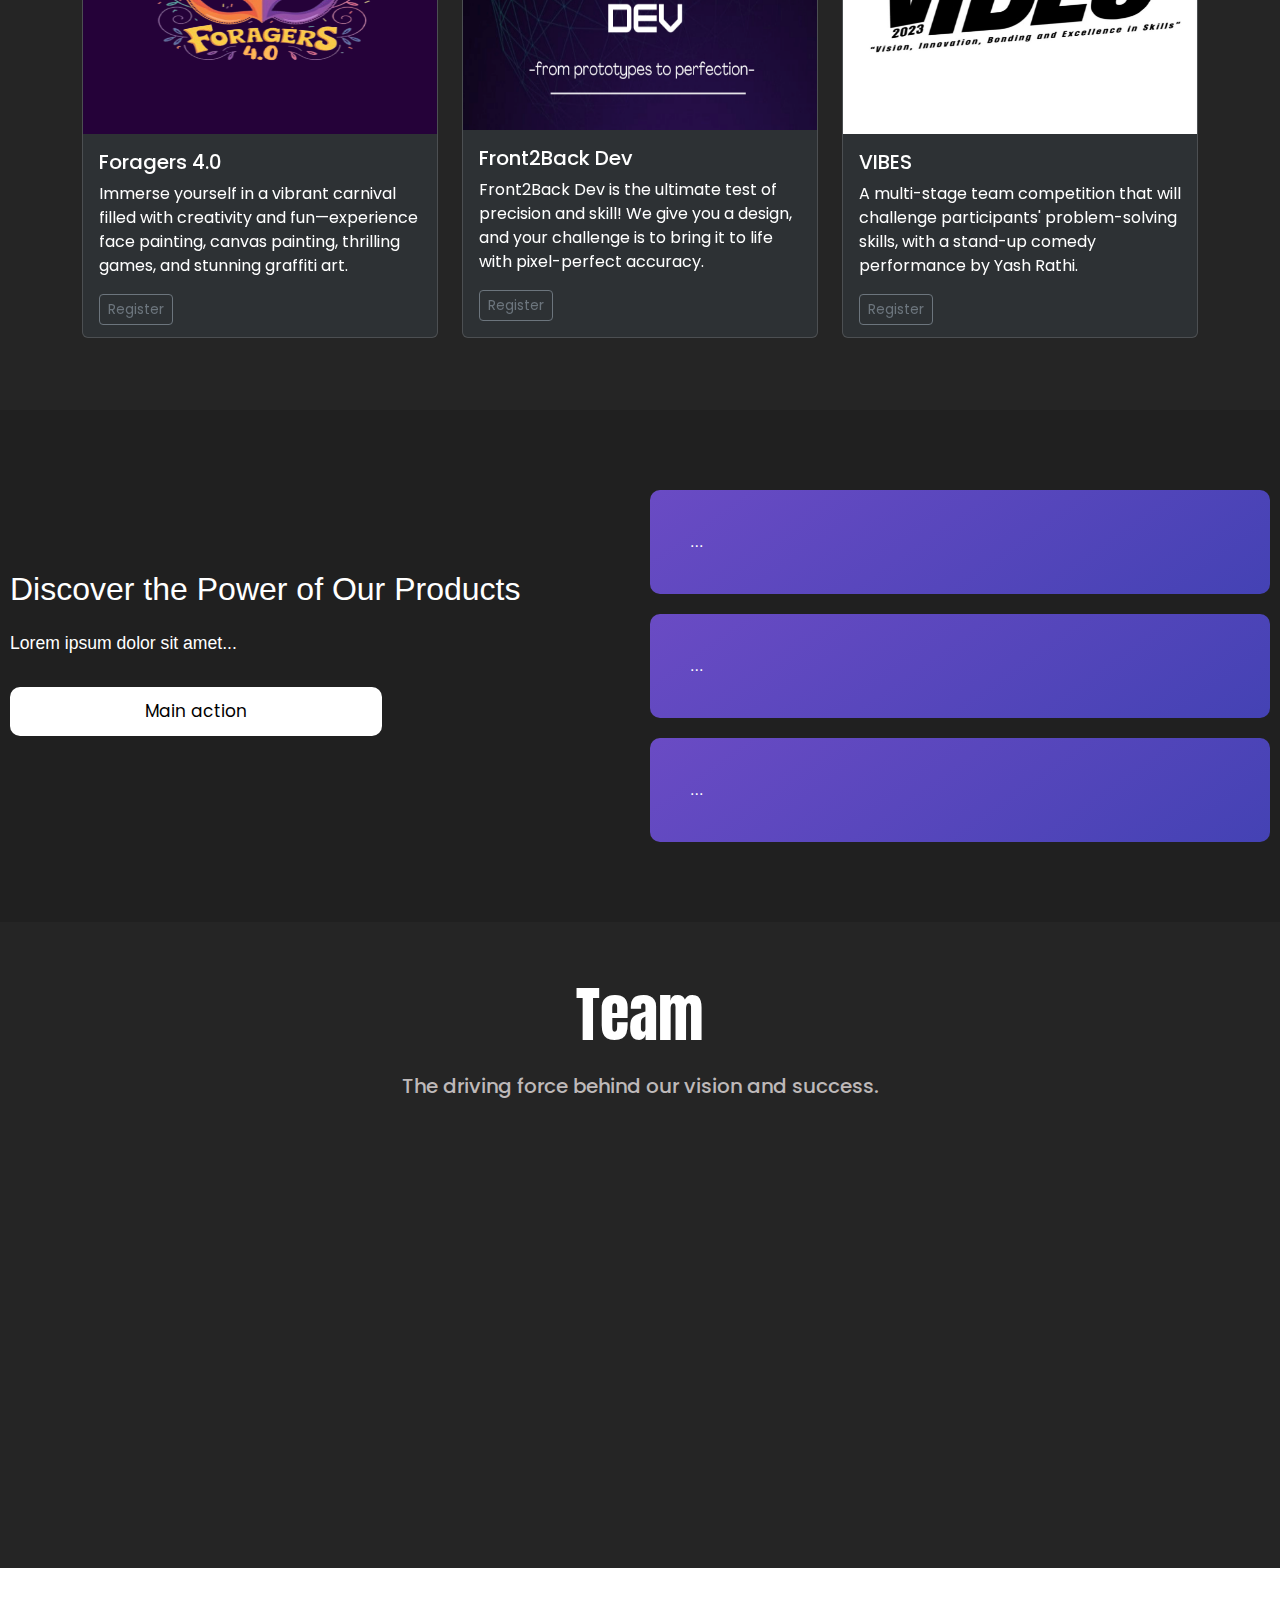
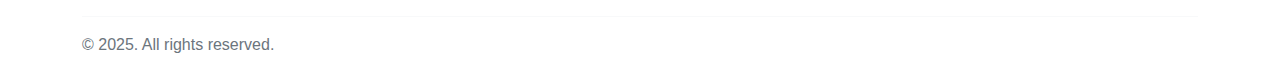
<file: test.html>
<!DOCTYPE html>
<html lang="en">

<head>
    <meta charset="UTF-8">
    <meta name="viewport" content="width=device-width, initial-scale=1.0">
    
     <meta name="description" content="Join the D2C Igniters Club at VIT Bhopal to explore tech, entrepreneurship, and skill-building opportunities. Be part of an innovative student community!">
    
     
     <meta name="keywords" content="D2C Igniters Club, VIT Bhopal, tech club, student entrepreneurship, coding events, hackathons">
 
    
     <meta name="author" content="D2C Igniters Club">
 
     
     <meta property="og:title" content="D2C Igniters Club | Innovate, Ignite, Inspire">
     <meta property="og:description" content="A student tech club fostering innovation and entrepreneurship.">
     <meta property="og:image" content="/assets/d2c-logo.png">
     <meta property="og:url" content="https://d2c-igniters-club.onrender.com/">
    <title>D2C Igniters Club</title>

    <link href="https://cdn.jsdelivr.net/npm/bootstrap@5.3.3/dist/css/bootstrap.min.css" rel="stylesheet"
        integrity="sha384-QWTKZyjpPEjISv5WaRU9OFeRpok6YctnYmDr5pNlyT2bRjXh0JMhjY6hW+ALEwIH" crossorigin="anonymous">
    <link rel="stylesheet" type="text/css" href="styles.css">

</head>

<body>
<section id="club">
    <section id="navbar" class="">
        <div class="mycontainer">
            <div class="logo-clubname">
                <img src="/assets/d2c-logo.png">
                <p class="clubname">D2C IGNITERS CLUB</p>
            </div>
            <div>
                <a href="#carousel">About</a>
            </div>
            <div>
                <a href="#events">Events</a>
            </div>

            <div>
                <a href="#team">Team</a>
            </div>
            <div>
                <a href="#footer">Contact</a>
            </div>

        </div>

    </section>

    <section id="hero" class=" ">
        <div class="px-4 py-5 my-5 text-center">

            <h1 class="hero-font animate-hero">"Innovate, Ignite, Inspire – <span class="special">D2C Igniters Club</span>!"</h1>

            <div class="col-lg-6 mx-auto">
                <p class="lead mb-4 hero-child-font">D2C Igniters Club is a dynamic tech community that fosters
                    innovation, entrepreneurship, and skill development. We empower students through hands-on projects,
                    hackathons, and industry-driven events, bridging the gap between learning and real-world
                    applications. Join us to ignite your passion for technology and create impact-driven solutions.</p>
                <div class="d-grid gap-3 d-sm-flex justify-content-sm-center">
                    <a type="button" class="btn btn-light btn-lg px-4 gap-3 poppins learn-more"
                        fdprocessedid="joit8">Learn More</a>
                    <a href="mailto:d2cigniters@vitbhopal.ac.in"
                        class="btn btn-outline-light btn-lg px-4  btn-contact ">
                        Contact Us
                    </a>


                </div>

            </div>
            <div class="col-lg-6 mx-auto">
                <div class="hero-info">
                    <div class="hero-info-items">
                        <img src="/assets/top.png" height="18px" width="18px">
                            
                        
                        <p class="hero-info-font">Rich Legacy</p>
                    </div>
                    

                    <div class="hero-info-items">
                        <svg xmlns="http://www.w3.org/2000/svg" width="18" height="18" viewBox="0 0 1024 1024" fill="white">
                            <path d="M774.4 742.4c0-44.8-12.8-89.6-38.4-121.6C691.2 569.6 640 544 576 544c-38.4 0-76.8 0-115.2 0-44.8 0-83.2 12.8-121.6 38.4-44.8 32-70.4 76.8-76.8 128-6.4 57.6 0 121.6-6.4 185.6 6.4 0 19.2 6.4 25.6 6.4 76.8 19.2 147.2 38.4 224 38.4 44.8 0 96 0 140.8-6.4 38.4-6.4 76.8-19.2 115.2-32 6.4 0 6.4-6.4 6.4-12.8C774.4 838.4 774.4 787.2 774.4 742.4z"/>
                            <path d="M358.4 531.2c12.8-6.4 19.2-6.4 32-12.8-38.4-38.4-57.6-76.8-57.6-128-44.8 0-89.6 0-134.4 0C172.8 390.4 147.2 396.8 128 403.2 57.6 428.8 0 499.2 0 576c0 51.2 0 102.4 0 160 0 6.4 0 6.4 6.4 12.8 51.2 12.8 102.4 25.6 153.6 32 19.2 0 44.8 6.4 64 6.4 0-12.8 0-25.6 0-38.4 0-19.2 0-38.4 6.4-57.6C249.6 614.4 294.4 563.2 358.4 531.2z"/>
                            <path d="M1024 588.8c0-25.6-6.4-57.6-19.2-83.2-38.4-76.8-96-115.2-179.2-115.2-121.6 0 0 0-121.6 0 0 51.2-19.2 96-57.6 128 6.4 0 12.8 6.4 12.8 6.4 32 12.8 64 32 89.6 57.6 38.4 44.8 57.6 96 57.6 153.6 0 12.8 0 32 0 44.8 32-6.4 57.6-6.4 89.6-12.8 38.4-6.4 83.2-19.2 121.6-38.4 6.4 0 6.4-6.4 6.4-12.8C1024 684.8 1024 633.6 1024 588.8z"/>
                            <path d="M518.4 537.6c83.2 0 153.6-70.4 147.2-153.6 0-83.2-70.4-147.2-147.2-147.2-83.2 0-153.6 64-153.6 147.2C371.2 467.2 435.2 537.6 518.4 537.6z"/>
                            <path d="M704 371.2C723.2 377.6 742.4 384 768 384c83.2 0 153.6-70.4 147.2-153.6 0-83.2-70.4-147.2-147.2-147.2-83.2 0-153.6 64-153.6 147.2C665.6 256 697.6 307.2 704 371.2z"/>
                            <path d="M256 384c25.6 0 57.6-6.4 76.8-19.2 6.4-51.2 32-96 70.4-121.6 0 0 0-6.4 0-6.4 0-83.2-70.4-147.2-147.2-147.2-83.2 0-153.6 64-153.6 147.2C102.4 313.6 172.8 384 256 384z"/>
                        </svg>
                        
                        <p class="hero-info-font">70+ members</p>
                    </div>
                    <div class="hero-info-items">
                        <svg xmlns="http://www.w3.org/2000/svg" viewBox="0 0 32 32" width="18" height="18">
                            <path d="M25.046 8.483a10 10 0 0 0-7.911-5.425 11.364 11.364 0 0 0-2.27 0 10.003 10.003 0 0 0-7.911 5.425 10.806 10.806 0 0 0 1.48 11.893l6.794 8.26a1 1 0 0 0 1.544 0l6.793-8.26a10.806 10.806 0 0 0 1.481-11.893zM16 17a4 4 0 1 1 4-4 4.005 4.005 0 0 1-4 4z" fill="white" data-name="Pin"/>
                        </svg>
                        
                        <p class="hero-info-font">VIT Bhopal University</p>
                    </div>
                    
                </div>
            </div>
        </div>

        </div>
        </div>
    </section>
    
</section>

    <section id="looper">

        
        <div class="looper-container">
            <div class="my-looper-grid">

            </div>
            <div class="my-looper-grid-right">

            </div>
            
        </div>

        
    </section>
    <section id="events">

        <div class="px-4 pt-5  text-center ">

            <h1 class=" hero-font">Upcoming Events</h1>

            <div class="col-lg-6 mx-auto">
                <p class="lead mb-4 hero-child-font">Bringing Ideas to Life, One Event at a Time</p>
                <div class="d-grid gap-2 d-sm-flex justify-content-sm-center">

                </div>

            </div>
        </div>
        <div class="album pb-5 ">
            <div class="container">

                <div class="row">
                    <div class="col-md-4">
                        <div class="card mb-4 box-shadow my-card">
                            <img class="card-img-top"
                                data-src="holder.js/100px225?theme=thumb&amp;bg=55595c&amp;fg=eceeef&amp;text=Thumbnail"
                                alt="Thumbnail [100%x275]" style="height: 275px; width: 100%; display: block;"
                                src="/assets/Foragers_4.0.png" data-holder-rendered="true">
                            <div class="card-body">
                                <h5 class="card-text poppins">Foragers 4.0</h5>
                                <p class="card-text poppins">Immerse yourself in a vibrant carnival filled with
                                    creativity and fun—experience face painting, canvas painting, thrilling games, and
                                    stunning graffiti art.</p>
                                <div class="d-flex justify-content-between align-items-center">
                                    <div class="btn-group">
                                        <a href="https://lu.ma/brwjr3zo?fbclid=PAZXh0bgNhZW0CMTEAAaaZBWgqAh_xJAOrx2i17kT2ry0_JnU6p8OuB9CalG16T2Ti7B7rcHONRZg_aem_Etid4zb0rPufp5cAG7ycMw"
                                            target="_blank"
                                            class="btn btn-sm btn-outline-secondary poppins">Register</a>

                                    </div>

                                </div>
                            </div>
                        </div>
                    </div>
                    <div class="col-md-4 padding">
                        <div class="card mb-4 box-shadow my-card">
                            <img class="card-img-top"
                                data-src="holder.js/100px225?theme=thumb&amp;bg=55595c&amp;fg=eceeef&amp;text=Thumbnail"
                                alt="Thumbnail [100%x225]" style="height: 275px; width: 100%; display: block;"
                                src="/assets/front2back.png" data-holder-rendered="true">
                            <div class="card-body">
                                <h5 class="card-text poppins">Front2Back Dev</h5>
                                <p class="card-text poppins">Front2Back Dev is the ultimate test of precision and skill!
                                    We give you a design, and your challenge is to bring it to life with pixel-perfect
                                    accuracy.</p>
                                <div class="d-flex justify-content-between align-items-center">
                                    <div class="btn-group">
                                        <a href="https://lu.ma/k8twlhyk?fbclid=PAZXh0bgNhZW0CMTEAAaa1jS02_p9R0NTlcr1JJ-0LvOeoWobLIW39PhNDfhXQnfQjfY8umIA3dz8_aem_ZLaZBpW_sWNpqTILY3qjFg"
                                            target="_blank"
                                            class="btn btn-sm btn-outline-secondary poppins">Register</a>

                                    </div>

                                </div>
                            </div>
                        </div>
                    </div>
                    <div class="col-md-4">
                        <div class="card mb-4 box-shadow my-card">
                            <img class="card-img-top"
                                data-src="holder.js/100px225?theme=thumb&amp;bg=55595c&amp;fg=eceeef&amp;text=Thumbnail"
                                alt="Thumbnail [100%x225]" style="height: 275px; width: 100%; display: block;"
                                src="/assets/vibes.jpg" data-holder-rendered="true">
                            <div class="card-body">
                                <h5 class="card-text poppins">VIBES</h5>
                                <p class="card-text poppins">A multi-stage team competition that will challenge
                                    participants' problem-solving skills, with a stand-up comedy performance by Yash
                                    Rathi.</p>
                                <div class="d-flex justify-content-between align-items-center">
                                    <div class="btn-group">
                                        <a href="" class="btn btn-sm btn-outline-secondary poppins" role="button"
                                            target="_blank">Register</a>

                                    </div>

                                </div>
                            </div>
                        </div>
                    </div>
                </div>
            </div>

        </div>

    </section>
    <div class="feature-section-wrapper">
        <div class="feature-sticky-left">
          <h1>Discover the Power of Our Products</h1>
          <p>Lorem ipsum dolor sit amet...</p>
          <button class="feature-main-button">Main action</button>
        </div>
      
        <div class="feature-scroll-right">
          <div class="feature-card-stack">
            <div class="feature-card"> ... </div>
            <div class="feature-card"> ... </div>
            <div class="feature-card"> ... </div>
          </div>
          
        </div>
      </div>
      
    
    <section id="team">

        <div class="px-4 pt-5 text-center ">

            <h1 class=" hero-font">Team</h1>

            <div class="col-lg-6 mx-auto">
                <p class="lead hero-child-font">The driving force behind our vision and success.</p>
                <div class="d-grid gap-2 d-sm-flex justify-content-sm-center">

                </div>

            </div>
        </div>
        <div class="mask">
            <div class="container marketing mb-5">
                <div class="testimonial-container team-container">
                    <div class="testimonial-track" id="testimonialTrack">

                    </div>
                </div>
            </div>
        </div>
    </section>
    <div class="flickering-grid-wrapper">
        <div class="flickering-grid-mask">
          <!-- You can simulate the grid using divs in JS or generate with CSS -->
          <!-- Here's a static placeholder div for illustration -->
          <!-- Add multiple grid dots with JavaScript or manually -->
          <div class="grid-dot"></div>
          <div class="grid-dot"></div>
          <div class="grid-dot"></div>
          <!-- ... -->
        </div>
      </div>
      
    <footer id="footer" class="position-relative overflow-hidden  text-white">
        <div class="footer-mask"></div>
        <div class="container position-relative">
            <div
                class="mt-5 border-top border-light py-3 d-flex flex-column flex-md-row justify-content-between align-items-center gap-3">
                <div class="text-secondary ">&copy; 2025. All rights reserved.</div>
                <nav class="d-flex flex-column flex-md-row align-items-center gap-4">
                    <a href="https://www.instagram.com/d2cignitersclub_vitb?igsh=MXV2ZWhyd3R5bW03bQ==" target="_blank"
                        class="text-white text-decoration-none d-flex align-items-center gap-2">
                        <span class="fw-semibold poppins">Instagram</span>

                    </a>
                    <a href="https://www.linkedin.com/company/d2cignitersclub-vitbhopal/"
                        class="text-white text-decoration-none d-flex align-items-center gap-2" target="_blank">
                        <span class="fw-semibold poppins">LinkedIn</span>

                    </a>
                    <a href="mailto:d2cigniters@vitbhopal.ac.in"
                        class="text-white text-decoration-none d-flex align-items-center gap-2">
                        <span class="fw-semibold poppins">Email</span>

                    </a>
                </nav>
            </div>
        </div>
    </footer>
    
    <script src="https://cdn.jsdelivr.net/npm/bootstrap@5.3.3/dist/js/bootstrap.bundle.min.js"
        integrity="sha384-YvpcrYf0tY3lHB60NNkmXc5s9fDVZLESaAA55NDzOxhy9GkcIdslK1eN7N6jIeHz"
        crossorigin="anonymous"></script>
    <script src="script.js"></script>
    <div class="wave-container">
        <div class="wave"></div>
    </div>
</body>

</html>
</file>
<file: styles.css>
@import url('https://fonts.googleapis.com/css2?family=Anton&family=Caveat:wght@400..700&family=Libre+Baskerville:ital,wght@0,400;0,700;1,400&display=swap');


@import url('https://fonts.googleapis.com/css2?family=Anton&family=Caveat:wght@400..700&family=Libre+Baskerville:ital,wght@0,400;0,700;1,400&family=Poppins:ital,wght@0,100;0,200;0,300;0,400;0,500;0,600;0,700;0,800;0,900;1,100;1,200;1,300;1,400;1,500;1,600;1,700;1,800;1,900&family=Sora:wght@100..800&display=swap');


@import url('https://fonts.googleapis.com/css2?family=Anton&family=Caveat:wght@400..700&family=Libre+Baskerville:ital,wght@0,400;0,700;1,400&family=Poppins:ital,wght@0,100;0,200;0,300;0,400;0,500;0,600;0,700;0,800;0,900;1,100;1,200;1,300;1,400;1,500;1,600;1,700;1,800;1,900&display=swap');

@import url('https://fonts.googleapis.com/css2?family=Anton&family=Caveat:wght@400..700&family=Chakra+Petch:ital,wght@0,300;0,400;0,500;0,600;0,700;1,300;1,400;1,500;1,600;1,700&family=Libre+Baskerville:ital,wght@0,400;0,700;1,400&family=Poppins:ital,wght@0,100;0,200;0,300;0,400;0,500;0,600;0,700;0,800;0,900;1,100;1,200;1,300;1,400;1,500;1,600;1,700;1,800;1,900&family=Sora:wght@100..800&display=swap');


@import url('https://fonts.googleapis.com/css?family=Exo:400,700');


@import url('https://fonts.googleapis.com/css2?family=Anton&family=Boldonse&family=Caveat:wght@400..700&family=Chakra+Petch:ital,wght@0,300;0,400;0,500;0,600;0,700;1,300;1,400;1,500;1,600;1,700&family=Libre+Baskerville:ital,wght@0,400;0,700;1,400&family=Poppins:ital,wght@0,100;0,200;0,300;0,400;0,500;0,600;0,700;0,800;0,900;1,100;1,200;1,300;1,400;1,500;1,600;1,700;1,800;1,900&family=Sora:wght@100..800&display=swap');


@import url('https://fonts.googleapis.com/css2?family=Anton&family=Boldonse&family=Caveat:wght@400..700&family=Chakra+Petch:ital,wght@0,300;0,400;0,500;0,600;0,700;1,300;1,400;1,500;1,600;1,700&family=Delius&family=Libre+Baskerville:ital,wght@0,400;0,700;1,400&family=Poppins:ital,wght@0,100;0,200;0,300;0,400;0,500;0,600;0,700;0,800;0,900;1,100;1,200;1,300;1,400;1,500;1,600;1,700;1,800;1,900&family=Sora:wght@100..800&display=swap');


@import url('https://fonts.googleapis.com/css2?family=Raleway:ital,wght@0,100..900;1,100..900&display=swap');


*{
    margin: 0px;
    padding: 0px;
}
/*b1
body {
    font-family: 'Exo', sans-serif;
    overflow-x: hidden; 
    overflow-y: auto;
    font-family: 'DMsans', sans-serif;
    position: relative;
    min-height: 100vh;
    padding-bottom: 50px;
    display: flex;
    flex-direction: column;
    justify-content: space-between;
    background-image: url('assets/waves3.gif');
    background-repeat: no-repeat;
    background-size: cover;
    background-attachment: fixed;
    margin: 0;
    padding: 0;
    

}
body::before {
    content: "";
    position: fixed;
    top: 0;
    left: 0;
    width: 100%;
    height: 100%;
    backdrop-filter: blur(18px); 
    z-index: -1; 
}

*/

body {
    font-family: 'Exo', sans-serif;
    overflow-x: hidden; 
    overflow-y: auto;
    font-family: 'DMsans', sans-serif;
    position: relative;
    min-height: 100vh;
    padding-bottom: 50px;
    display: flex;
    flex-direction: column;
    justify-content: space-between;
    margin: 0;
    padding: 0;
    

}
#club {
    background: linear-gradient(135deg, rgba(3, 2, 50, 0.9) 10%, rgba(5, 4, 78, 0.9) 30%, rgba(10, 8, 90, 0.8) 100%);
    background: linear-gradient(135deg, rgba(5, 4, 78, 0.77), rgba(12, 8, 75, 0.9), rgba(20, 3, 50, 1));


}
    
#navbar {
    height: 180px;
}

.mycontainer {
    background-color: rgba(60, 60, 60, 0.39);
    display: flex;
    justify-content: space-between;
    align-items: center;
    width: 75%; 
    max-width: 900px; 
    padding: 12px 20px;
    box-sizing: border-box;
    border-radius: 60px;
    margin: 20px auto;
    position: fixed;
    top: 10px;
    left: 50%;
    transform: translateX(-50%);
    z-index: 9999;
    height:93px;
    box-shadow: 0px 4px 10px rgba(0, 0, 0, 0.2);
    backdrop-filter: blur(20px);
    border: solid 1px white;
    border-color: hsla(0, 0%, 100%, .15);
}


.mycontainer img {
    width: 70px;
}

.logo-clubname {
    display: flex;
    align-items: center;
    gap: 10px;
}

.clubname {
    font-size: 25px;
    font-family: "Chakra Petch", sans-serif;
    font-weight: bold;
    color: rgb(133, 174, 219);
    letter-spacing: 1px;
    max-width: 220px;
    text-align: left;
    word-wrap: break-word;
    display: inline-block;
    margin: 0 auto;
}


.mycontainer > div:not(.logo-clubname) {
    padding: 10px 20px;
    cursor: pointer;
    border-radius: 50px;
    transition: background-color 0.2s ease-in-out, transform 0.2s ease-in-out, box-shadow 0.3s ease-in-out;
}

.mycontainer a {
    font-family: "Poppins", sans-serif;
    font-weight: bold;
    font-size: 17px;
    color: rgb(133, 174, 219);
    text-decoration: none;
}

.mycontainer > div:not(.logo-clubname, .disabled):hover {
    border-radius: 50px;
    transform: scale(1.1);
    
    
}
.mycontainer a:hover{
    color: white;
}
#hero {
    margin-bottom: 280px;
}
.hero-font {
    font-family: "Anton",  sans-serif;
    font-weight: 400; 
    font-size: 60px; 
    line-height: 1.5; 
    color: rgb(255, 255, 255);
}
.special {
    color: rgb(79, 145, 215);
}
.hero-child-font{
    font-family: "Poppins",  sans-serif;
    font-weight: 450; 
    font-size: 20px; 
    line-height: 1.8; 
    color: #beb9b9;
}

.hero-info {
    margin-top: 30px;
    display: grid;
    grid-template-columns: repeat(3, 1fr); 
    gap: 20px; 
    align-items: center;
    justify-content: center;
}

.hero-info-items {
    gap: 5px;
    display: flex;
    flex-direction: row;
    align-items: center;
    justify-content: center;
    text-align: center;
    white-space: nowrap;
}
.hero-info-font{
    font-family: "Poppins",  sans-serif;
    font-weight: 450; 
    font-size: 18px; 
    line-height: 1.8; 
    color: #beb9b9;
    margin-bottom: 0px;
}
.animate-hero {
    animation: slideUp 0.8s ease-out forwards;
}
.animate-hero-child {
    animation: slideUp 0.85s ease-out forwards;
}
.animate-hero-btn {
    animation: slideUp 0.88s ease-out forwards;
}
.animate-hero-info {
    animation: slideUp 0.92s ease-out forwards;
}

@keyframes slideUp {
    from {
        transform: translateY(90px);
        opacity: 0;
    }
    to {
        transform: translateY(0);
        opacity: 1;
    }
}
#carousel {
    padding: 50px 0; 
    width: 100%;
}

#events {
    background-color:rgb(37, 37, 37);
}
#team {
    background-color:rgb(37, 37, 37);
}
.carousel-small-text {
    color:white;
    font-family: "Poppins",  sans-serif;
    font-size: 18px;
}

.btn-contact {
font-family: "Poppins",  sans-serif;

}
.btn-contact:hover {
border: none;
    cursor: pointer;
    transform: scale(1.05); 
    box-shadow: 0px 10px 20px rgba(0, 0, 0, 0.39); 
    transition: 
        transform 0.2s ease-in-out, 
        box-shadow 0.3s ease-in-out;
}
.white-bg {
    background-color:white;
}


.carousel-bold {
    color: white;
}
.carousel-muted {
    color: rgb(190, 185, 185);
}
.featurette-divider {
    border: 1px solid white;
}

svg {
    fill: white;
}

.my-card {
    background: rgba(52, 58, 64, 0.6);
    color: white;
    backdrop-filter: blur(10px);
    border: solid 1px white;
    border-color: hsla(0, 0%, 100%, .15);
    height: 480px;
    width:100%;
    cursor: pointer;
}
.my-card img {
    background-color:rgb(37, 2, 57);

}
.my-card {
    transition: transform 0.3s ease-in-out, box-shadow 0.3s ease-in-out;
}

.my-card:hover {
    transform: scale(1.05); 
    box-shadow: 0px 10px 20px rgba(0, 0, 0, 0.39); 
}


.poppins {
    font-family: "Poppins",  sans-serif;
}

.member-name {
    font-size:23px;
    color: white;
    width:250px;
    text-wrap: wrap;
    display: flex;
    flex-wrap: nowrap;
    flex-direction: column;
    align-content: center;
    align-items: center;
        
    
}
.member-pos {
    font-size:19px;
    width:220px;
    text-wrap: wrap;
    display: flex;
    flex-wrap: nowrap;
    flex-direction: column;
    align-content: center;
    align-items: center;
    text-align: center;
}
.team-container {
    width: 100%;
    overflow: hidden;
    display: flex;
    justify-content: center;
    align-items: center;
    position: relative;
    height: 350px; 
    mask-image: linear-gradient(to right, transparent, black 10%, black 90%, transparent);
    -webkit-mask-image: linear-gradient(to right, transparent, black 10%, black 90%, transparent);
    
}
.mask{
-webkit-mask-image: radial-gradient(circle, transparent 0%, black 0%, transparent 80%);
}

.team-carousel:hover {
    animation-play-state: paused;
}


.testimonial-container {
    justify-content: center;
    align-items: center;
    position: relative;
    height: 400px; 
    display: flex;
    overflow: hidden;
    white-space: nowrap;
    position: relative;
}

.testimonial-track {
    display: flex;
    gap: 50px;
    animation: moveLeft 290s linear infinite;
    cursor: pointer;
    
}
.testimonial-track:hover {
    animation-play-state: paused;
}

.testimonial-card {
    width: 270px;
    height: 310px;
    color: white;
    border-radius: 30px;
    text-align: center;
    align-items: center; 
    display: flex;
    flex-direction: column;
   
}

.testimonial-card img {
    width: 140px;
    height: 140px;
    border-radius: 50%;
    margin-bottom: 10px;
    margin-top: 20px
}
.testimonial-track div {
    
}
.testimonial-track div:hover {
    transform: scale(1.05); 
    box-shadow: 0px 10px 20px rgba(0, 0, 0, 0.56); 
    background-color: rgba(0, 0, 0, 0.82);
}

.team-bottom-margin {
    margin-bottom: 3rem;
}

@keyframes moveLeft {
    from {
        transform: translateX(40%);
    }
    to {
        transform: translateX(-50%);
    }
}
@keyframes textShine {
    0% {
      background-position: 0% 50%;
    }
    100% {
      background-position: 100% 50%;
    }
}
  
.gradient-font {
    background: linear-gradient(
      to right,
      #7953cd 20%,
      #00affa 30%,
      #0190cd 70%,
      #764ada 80%
    );
    -webkit-background-clip: text;
    background-clip: text;
    -webkit-text-fill-color: transparent;
    text-fill-color: transparent;
    background-size: 500% auto;
    animation: textShine 5s ease-in-out infinite alternate;
}

.learn-more:hover {
    border: none;
    cursor: pointer;
    transform: scale(1.05); 
    box-shadow: 0px 10px 20px rgba(0, 0, 0, 0.39); 
    transition: 
        transform 0.2s ease-in-out, 
        box-shadow 0.3s ease-in-out;
}


.footer {
    background:rgb(32, 32, 32);
    color: #ffffff;
    padding: 40px 0;
}
.footer h3, .footer h5 {
    color: #ffffff;
}
.footer-child {
    color: #bbb;
}
.footer-links {
    list-style: none;
    padding: 0;
}
.footer-links li {
    margin-bottom: 5px;
}
.footer-links a {
    color: #bbb;
    text-decoration: none;
}
.footer-links a:hover {
    color:rgb(64, 97, 163); 
    
}
.social-icons a {
    color: #ffffff;
    font-size: 20px;
    margin-right: 10px;
}
.social-icons a:hover {
    color:rgb(64, 97, 163); 
}
.footer .form-control {
    background: #1a1e27;
    border: none;
    color: #ffffff;
    margin-bottom: 10px;
}
.footer .btn-success {
    background:rgba(78, 76, 184, 0.86);
    border: none;
    width: 100%;
}
.footer .btn-success:hover {
    background:rgba(49, 48, 114, 0.86);
}
.form-control {
    background-color: #1a1e27;  
    color: #ddd;  
    border: 1px solid #444; 
    padding: 10px;
}

.form-control::placeholder {
    color: #bbb; 
}

.looper-container {
    justify-content: center;
    align-items: center;
    position: relative;
    height: 200px; 
    display: flex;
    overflow: hidden;
    white-space: nowrap;
    background: rgb(32, 32, 32);
    

}

.my-looper-grid {
    margin-top: 10px;
    display: flex;
    align-items: center;
    gap: 10px;
    animation: loopermoveLeft 300s linear infinite;
    cursor: pointer;
    align-self: flex-start;
    
}

@keyframes loopermoveLeft {
    from {
        transform: translateX(85%);
    }
    to {
        transform: translateX(-50%);
    }
}

.my-looper-grid-right {
    align-self: flex-end;
    align-items: center;
    display: flex;
    gap: 10px;
    animation: loopermoveRight 380s linear infinite;
    cursor: pointer;
    margin-bottom: 10px;
}

@keyframes loopermoveRight {
    from {
        transform: translateX(-70%);
    }
    to {
        transform: translateX(50%);
    }
}

.my-looper, .my-looper-right {
    text-align: left;
    display: flex;
    height: 85px;
    gap: 10px;
    cursor: pointer;

    border-radius: 6px;
    padding: 10px;
}


.my-looper p, .my-looper-right p {
    padding: 10px;
    font-size: 15px;
    text-align: left;
}

.my-looper-grid:hover, .my-looper-grid-right:hover{
    animation-play-state: paused;
}

.my-looper, .my-looper-right, .my-looper-duplicate {
    transition: background 0.7s ease, color 0.7s ease;
}

.form-control:focus {
    background-color: #222835; 
    color: #fff;
    border-color: #222835; 
    outline: none;
    box-shadow: 0 0 5px rgba(17, 120, 236, 0.5);
}
#feature {
    background:rgb(32, 32, 32);
}
.feature-section-wrapper {
    display: grid;
    grid-template-columns: 1fr 1fr;
    width: 100%;
    background:rgb(32, 32, 32);
    padding: 80px 0px;
    
  }

  .feature-sticky-left {
    top: 0;
    display: flex;
    flex-direction: column;
    background:rgb(32, 32, 32);
    color: #ffffff;
    padding:80px 10px 0px 10px;
  }

  .feature-sticky-left h1 {
    padding: 0px 30px 0px 0px;
    font-size: 2.0rem;
    margin-bottom: 20px;
  }

  .feature-sticky-left p {
    padding: 0px 30px 0px 0px;
    font-size: 1.1rem;
    margin-bottom: 30px;
    line-height: 1.6;
  }

  .feature-sticky-left .feature-main-button {
    padding: 12px 0px; 
    background-color: white;
    font-family: "Poppins", sans-serif;
    font-size: 17px;
    border: none;
    border-radius:10px;
    color: black;
    cursor: pointer;
    width:60%;
    transition: transform 0.3s ease;
  }
  .feature-sticky-left .feature-main-button:hover {
    transform: scale(1.05); 
}

  .feature-scroll-right {
    position: relative;
    padding: 0px 10px;
    height: auto;
  }
  .feature-sticky-left .feature-main-button svg {
    fill:black;
  }
  .feature-card {
    background: linear-gradient(145deg, #6a4bc4,rgb(68, 66, 180));
    padding: 40px;
    border-radius: 10px;
    color: white;
    width: 100%;
    margin-bottom: 20px;
    margin-left: auto;
    top: 150px;
    z-index: 1;
    transition: transform 0.3s ease;
    cursor: pointer;
   
  }
  .feature-card:hover {
    transform: scale(1.05); 
    background: white;
    color: black;
}
  .feature-card:nth-child(1) { z-index: 2;}
  .feature-card:nth-child(2) { z-index: 3;}
  .feature-card:nth-child(3) { z-index: 4; margin-bottom: 0px;}

  .feature-card h2 {
    font-size: 1.5rem;
    margin-bottom: 10px;
  }

  .feature-card p {
    font-size: 1rem;
    margin-bottom: 0px;
  }

  .feature-card-number {
    float: right;
    font-size: 1.5rem;
    opacity: 0.8;
  }


@media (min-width: 768px) and (max-width: 1024px) {
    .mycontainer {
        width: 90%; 
        gap: 8px;
    }

    .mycontainer > div:not(.logo-clubname) {
        padding: 8px 15px;
    }

    .hero-font {
        font-size: 35px; 
    }
    
    .hero-child-font{
        font-size: 15px; 
    }

    #navbar {
        height:110px;
    }
    #hero {
        margin-bottom: 0px;
    }
    .hero-font {
        font-size: 25px; 
    }
    
    .hero-child-font{
        font-size: 12px; 
    }
    .btn-contact {
        font-size: 12px; 

    }
    .learn-more {
        font-size: 12px; 
    }
    .hero-info {
        margin-top: 30px;
    }
    
    .hero-info-font{
        font-size: 12px; 
       
    }
    .hero-info-items svg {
        height:14px;
        width:14px;
    }
    .looper-container {
        height: 160px; 
    }

    .my-looper, .my-looper-right {
        height: 65px;
        
    }
 
    .my-looper p, .my-looper-right p {
        padding: 5px;
        font-size: 12px;
    }
    
    .member-name {
        font-size:18px;
        width:180px;
 
    }
    .member-pos {
        font-size:15px;
        width:180px;

    }
    .team-container {
        height: 280px; 
 
    }
    .mask{
    -webkit-mask-image: radial-gradient(circle, transparent 0%, black 0%, transparent 80%);
    }
    
    .team-carousel:hover {
        animation-play-state: paused;
    }
  
    .testimonial-container {
        height: 300px; 
        
    }
    
    .testimonial-track {
        animation: moveLeft 280s linear infinite;
        
        
    }
    
    .testimonial-card {
        width: 210px;
        height: 250px;
       
    }
    
    .footer {
        background-color:rgb(37, 37, 37);
        color: #ffffff;
        padding: 40px 0;
    }
    .footer h3 {
        font-size:22px;
    }
    .footer h5 {
        font-size:18px;
    }
    .footer-child {
        color: #bbb;
        font-size:15px;
    }
    .footer-links {
        list-style: none;
        padding: 0;
    }
    .footer-links li {
        margin-bottom: 5px;
    }
    .footer-links a {
        font-size:15px;
    }
    .footer .btn-success {
        font-size:15px;
    }
    .social-icons a {
        font-size: 18px; 
    }
    
    .form-control::placeholder {
        color: #bbb; 
        font-size:15px;
    }
    .address{
        font-size: 15px;
    } 
}


@media (max-width: 767px) {

    #navbar {
        height:80px;
    }
    .mycontainer img {
        width: 45px;
    }
    
    .clubname {
        display:none;

    }
    .mycontainer {
        width: 95%; 
        height:70px;
        gap:3px;
        
    }
    .mycontainer > div:not(.logo-clubname) {
        padding: 10px 10px;
    }
    .mycontainer > div:not(.logo-clubname, .disabled):hover {
        background-color: transparent !important;
    }
    .mycontainer a {
        font-size: 13px;
    }
    #hero {
        margin-bottom: 240px;
    }
    .hero-font {
        font-size: 25px; 
    }
    
    .hero-child-font{
        font-size: 12px;
        line-height:1.8; 
    }
    
    .btn-contact {
        font-size: 12px; 

    }
    .learn-more {
        font-size: 12px; 
    }
    .hero-info {
        margin-top: 25px;
        grid-template-columns: repeat(1, 3fr); 
    }
    .hero-info-items svg {
        height:14px;
        width:14px;
    }
    .hero-info-font{
        font-size: 12px; 
       
    }
    
    .looper-container {
        height: 160px; 
    }

    .my-looper, .my-looper-right {
        height: 65px;
        
    }
 
    .my-looper p, .my-looper-right p {
        padding: 5px;
        font-size: 12px;
    }
    .my-card {
        margin:10px;
        height: 480px;
        width: 94.5%;
        cursor: pointer;
    }
    .my-card img {
        background-color:rgb(37, 2, 57);
    
    }
    .my-card {
        transition: transform 0.3s ease-in-out, box-shadow 0.3s ease-in-out;
    }
    
    .my-card:hover {
        transform: scale(1.05); 
        box-shadow: 0px 10px 20px rgba(0, 0, 0, 0.39); 
    }
    .card-body p {
        font-size:15px;
    }
    .member-name {
        font-size:18px;
        width:180px;
 
    }
    .member-pos {
        font-size:15px;
        width:180px;

    }
    .team-container {
        height: 320px; 
 
    }
    .mask{
    -webkit-mask-image: radial-gradient(circle, transparent 0%, black 0%, transparent 80%);
    }
    
    .team-carousel:hover {
        animation-play-state: paused;
    }
  
    .testimonial-container {
        height: 350px; 
        
    }
    
    .testimonial-track {
        gap: 30px;
        animation: moveLeft 300s linear infinite;
   
    }
    
    .testimonial-card {
        width: 210px;
        height: 280px;
       
    }
    
    .testimonial-card img {
        width: 120px;
        height: 120px;
        border-radius: 50%;
        margin-bottom: 10px;
        margin-top: 20px
    }
    .team-bottom-margin {
        margin-bottom: 0px;
    }
    .footer {
        background-color:rgb(37, 37, 37);
        color: #ffffff;
        padding: 40px 10px;
    }
    .footer h3 {
        font-size:20px;
    }
    .footer h5 {
        font-size:16px;
    }
    .footer-child {
        color: #bbb;
        font-size:13px;
    }
    .footer-links li {
        margin-bottom: 5px;
    }
    .footer-links a {
        font-size:13px;
    }
    .footer .btn-success {
        font-size:13px;
    }
    .social-icons a {
        font-size: 16px; 
    }
    
    .form-control::placeholder {
        color: #bbb; 
        font-size:13px;
    }
    .address{
        font-size: 13px;
    }
    .feature-section-wrapper {
        grid-template-columns: 1fr;
        padding: 40px 20px;
      }
    
      .feature-sticky-left {
        padding: 20px 10px 40px 10px;
        text-align: center;
        align-items: center;
      }
    
      .feature-sticky-left h1,
      .feature-sticky-left p {
        padding-right: 0px;
      }
      .feature-sticky-left h1 {

        font-size: 20px;
        
      }
    
      .feature-sticky-left p {
        font-size: 13px;
        margin-bottom:15px;
        
      }
      .feature-sticky-left .feature-main-button {
        width: 60%;
        font-size: 13px;
      }
      .feature-main-button svg {
        transform: rotate(90deg);
        width:20px;
        height:20px;
      }
    
      .feature-scroll-right {
        padding: 20px 10px;
        width: 100%; 
        position: static;  
      }
    
      .feature-card {
        width: 100%;
        padding:23px;
      }
      .feature-card h2 {
        font-size: 20px;
        margin-bottom: 10px;
      }
    
      .feature-card p {
        font-size: 13px;
        margin-bottom: 0px;
      }
    
      .feature-card-number {
        float: right;
        font-size: 20px;
        opacity: 0.8;
      }
    
     
}
</file>
